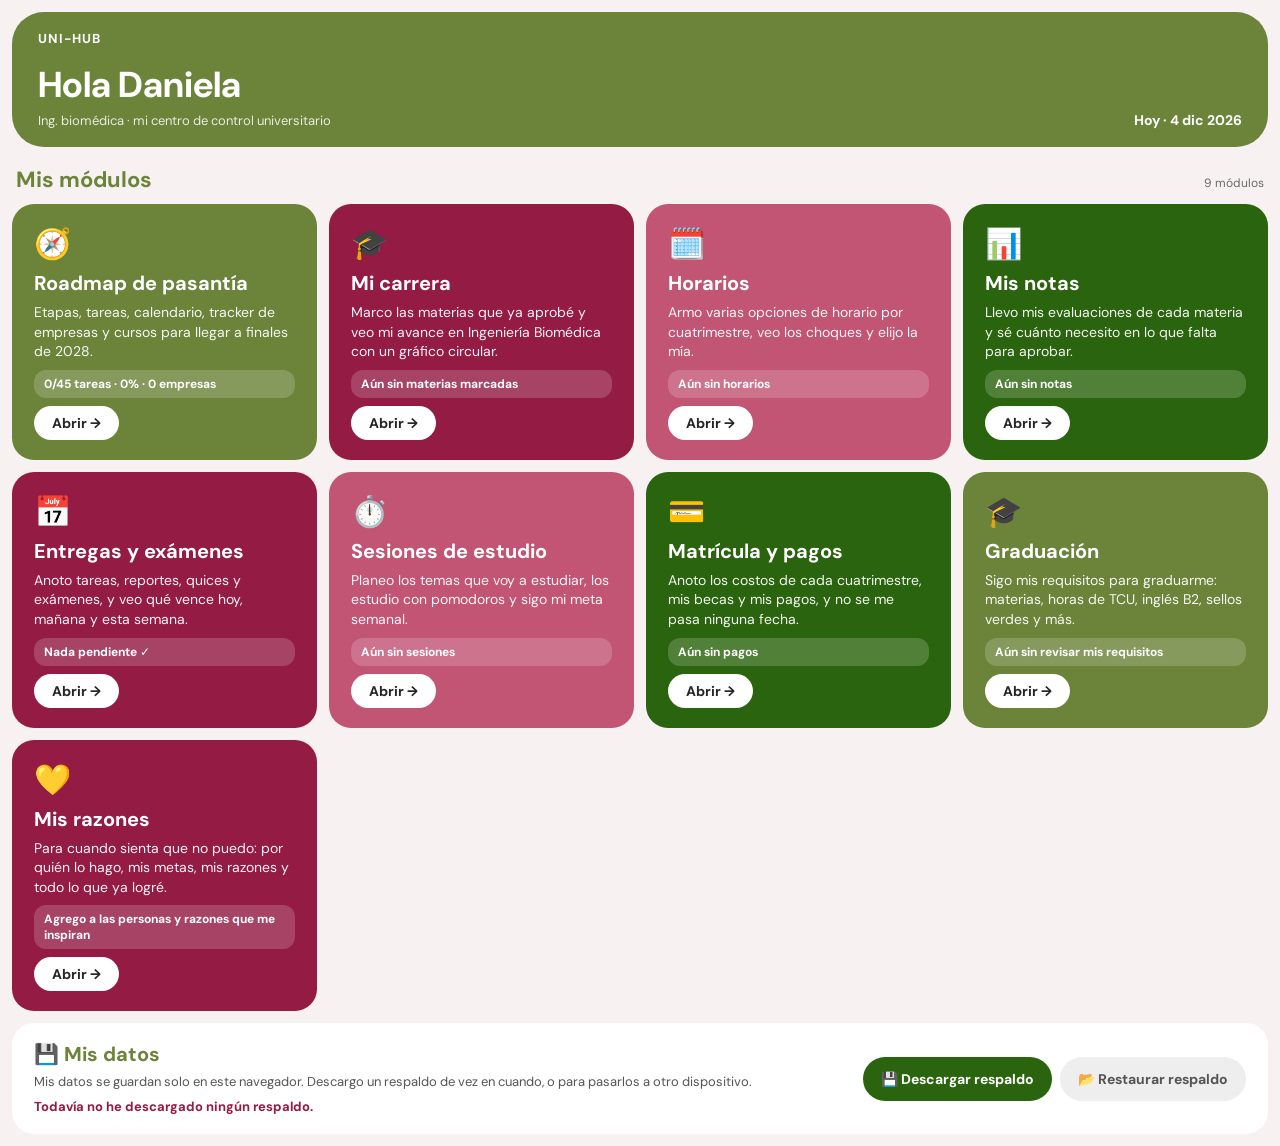
<file: index.html>
<!DOCTYPE html>
<html lang="es">
<head>
  <meta charset="UTF-8">
  <meta name="viewport" content="width=device-width, initial-scale=1.0">
  <title>Uni-Hub</title>
  <link href="https://fonts.googleapis.com/css2?family=DM+Sans:wght@400;700&display=swap" rel="stylesheet">
  <link rel="icon" type="image/png" href="favicon.png">
  <link rel="apple-touch-icon" href="icon.png">
  <meta name="apple-mobile-web-app-capable" content="yes">
  <meta name="apple-mobile-web-app-title" content="Uni-Hub">
  <meta name="theme-color" content="#6B843A">
  <meta name="robots" content="noindex">
  <link rel="stylesheet" href="hub.css?v=4">
</head>
<body>

  <header class="banner">
    <span class="app-title">UNI-HUB</span>
    <div class="banner-main">
      <div>
        <h1>Hola Daniela</h1>
        <p>Ing. biomédica · mi centro de control universitario</p>
      </div>
      <p class="hoy" id="fecha-hub"></p>
    </div>
  </header>

  <main>
    <div class="section-head">
      <h2>Mis módulos</h2>
      <span id="cuenta"></span>
    </div>
    <div class="modulos" id="modulos"></div>

    <!-- Respaldo: descargar y restaurar los datos de todos los módulos -->
    <section class="respaldo">
      <div>
        <h2>💾 Mis datos</h2>
        <p>Mis datos se guardan solo en este navegador. Descargo un respaldo de vez en cuando, o para pasarlos a otro dispositivo.</p>
        <p class="estado" id="respaldo-estado"></p>
      </div>
      <div class="acciones">
        <button class="btn verde" id="b-descargar">💾 Descargar respaldo</button>
        <button class="btn" id="b-restaurar">📂 Restaurar respaldo</button>
        <button class="btn" id="b-deshacer" hidden>↶ Deshacer la restauración</button>
        <input type="file" id="archivo" accept=".json,application/json" hidden>
      </div>
    </section>
  </main>

  <script src="hub.js?v=14"></script>
</body>
</html>
</file>
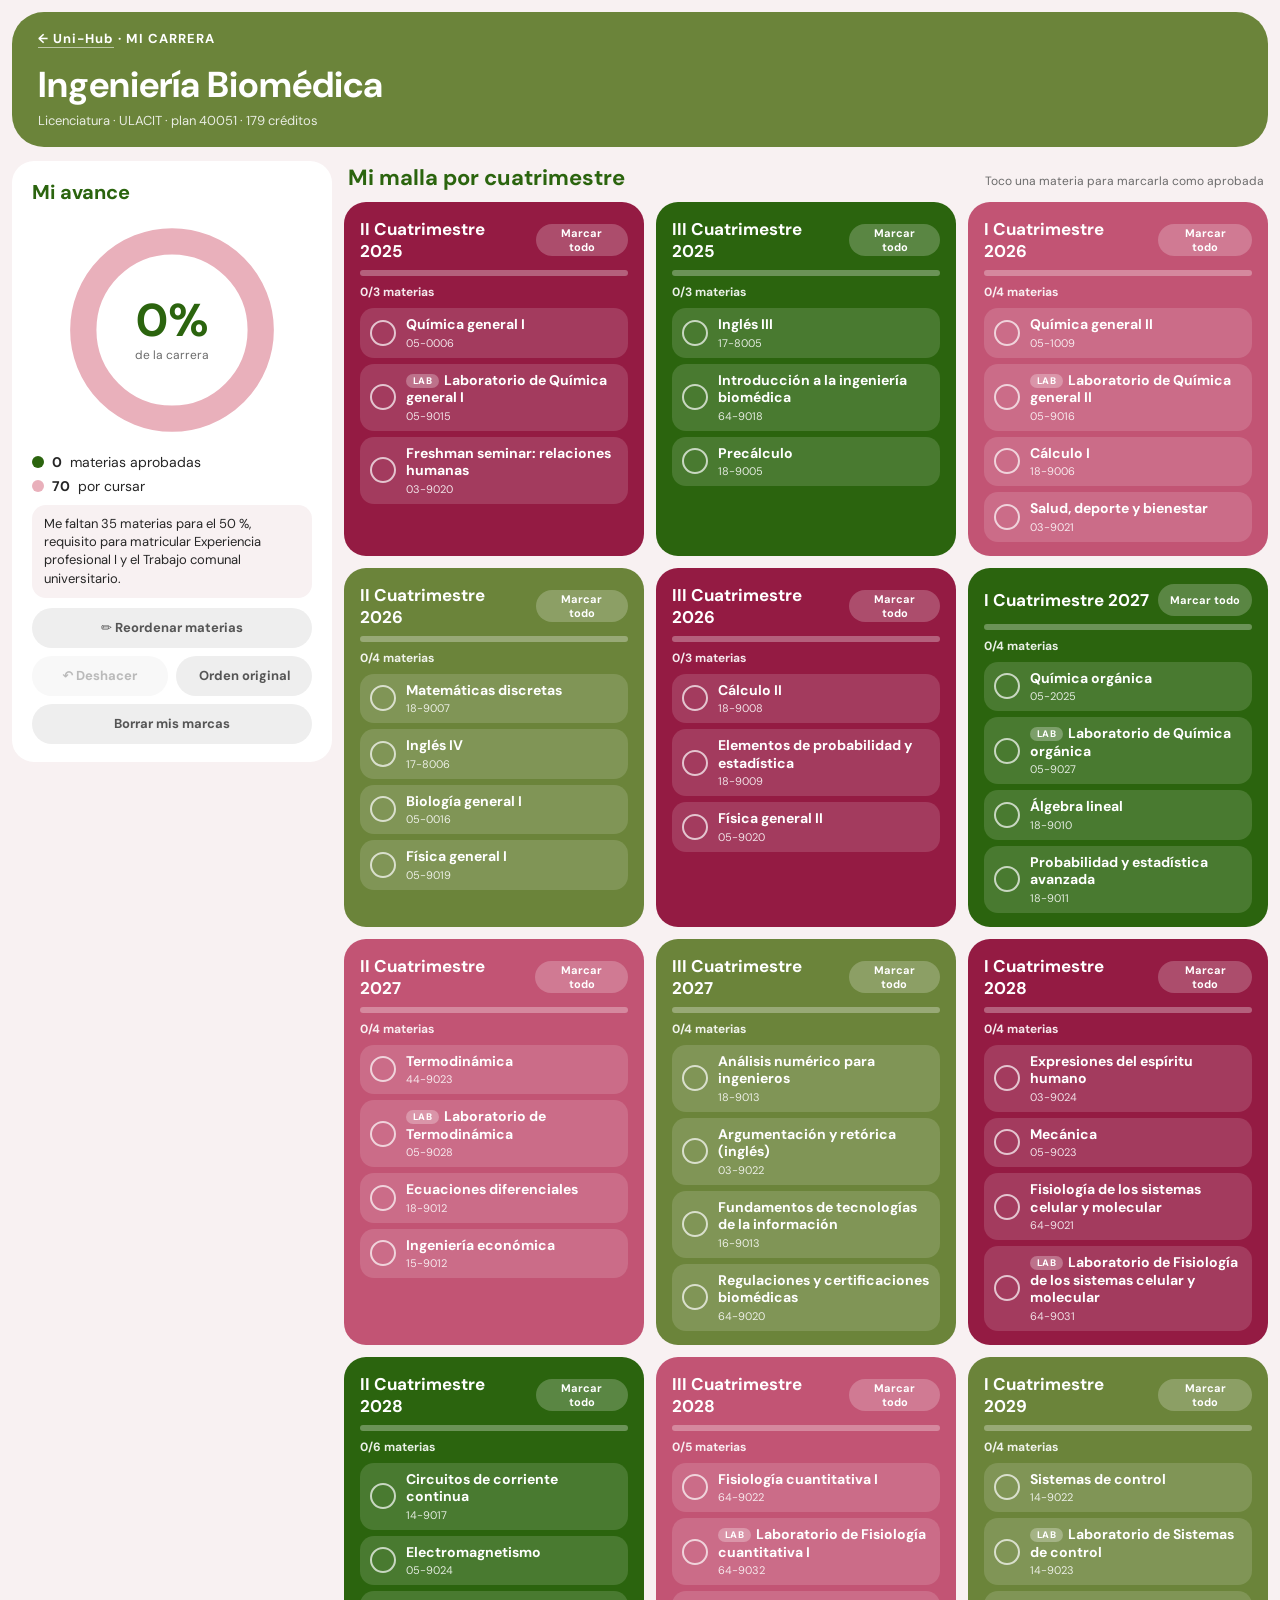
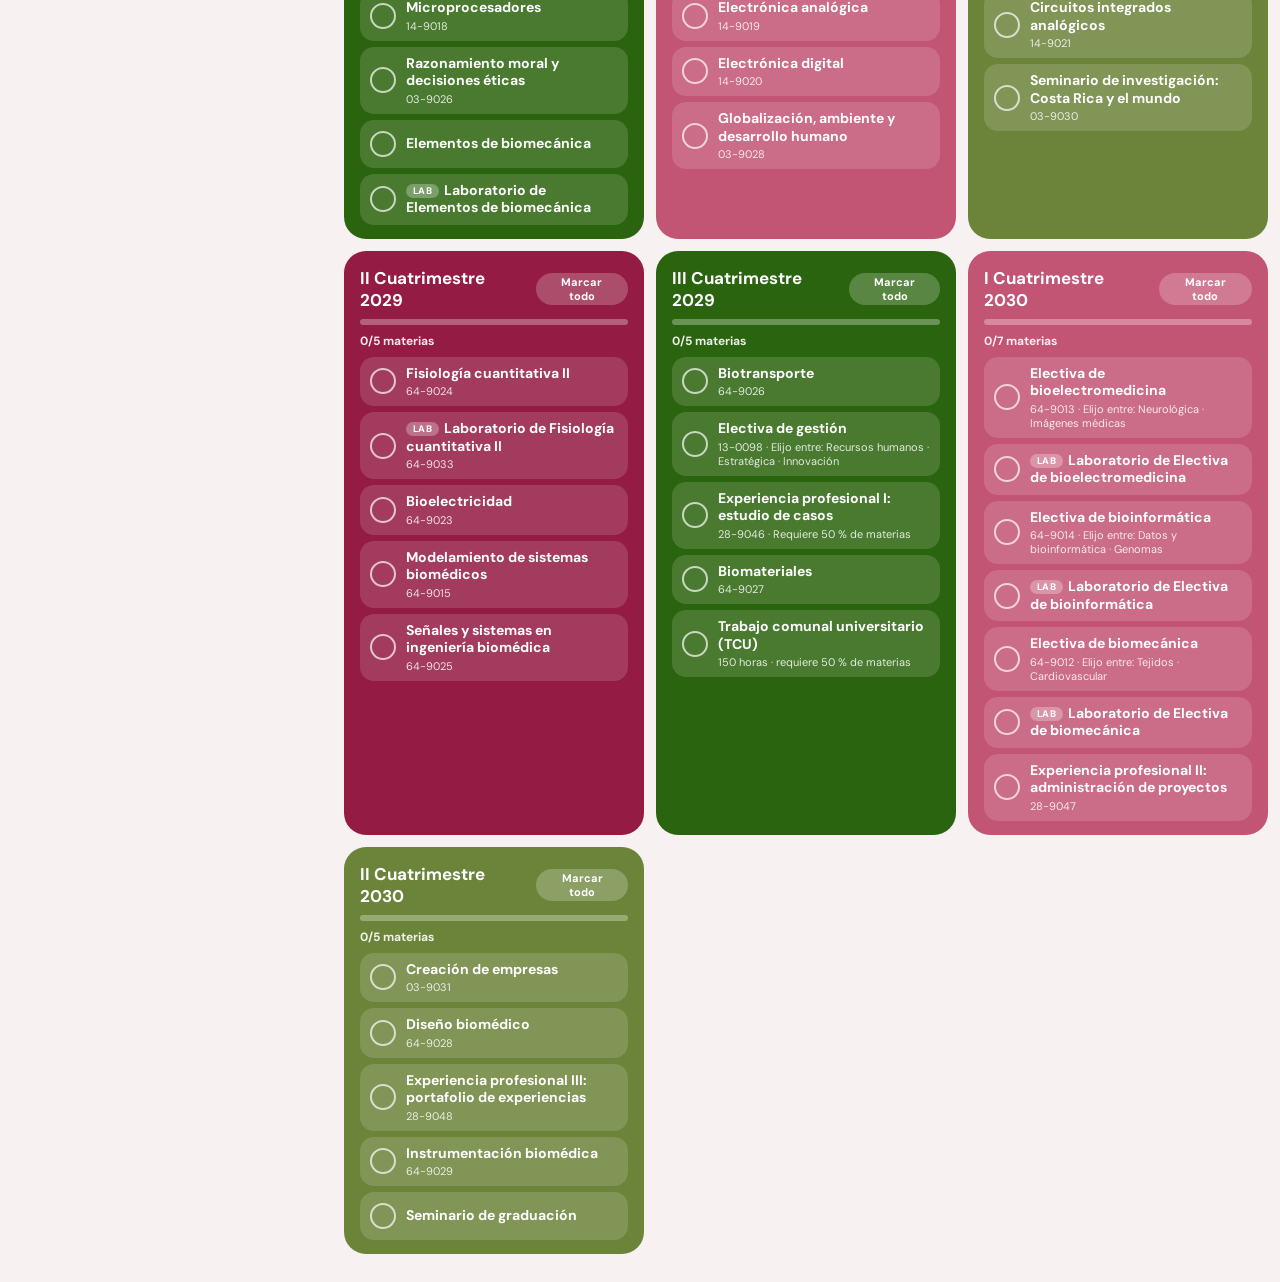
<file: carrera/index.html>
<!DOCTYPE html>
<html lang="es">
<head>
  <meta charset="UTF-8">
  <meta name="viewport" content="width=device-width, initial-scale=1.0">
  <title>Mi carrera · Uni-Hub</title>
  <link href="https://fonts.googleapis.com/css2?family=DM+Sans:wght@400;700&display=swap" rel="stylesheet">
  <link rel="icon" type="image/png" href="../favicon.png">
  <link rel="apple-touch-icon" href="../icon.png">
  <meta name="theme-color" content="#6B843A">
  <meta name="robots" content="noindex">
  <link rel="stylesheet" href="carrera.css?v=2">
</head>
<body>

  <header class="banner">
    <span class="app-title"><a class="volver" href="../">← Uni-Hub</a> · MI CARRERA</span>
    <div class="banner-main">
      <div>
        <h1>Ingeniería Biomédica</h1>
        <p>Licenciatura · ULACIT · plan 40051 · 179 créditos</p>
      </div>
    </div>
  </header>

  <main class="carrera">
    <aside class="panel resumen" id="resumen"></aside>
    <section>
      <div class="section-head">
        <h2>Mi malla por cuatrimestre</h2>
        <span id="ayuda"></span>
      </div>
      <div class="cuatris" id="cuatris"></div>
    </section>
  </main>

  <script src="malla.js?v=4"></script>
  <script src="carrera.js?v=4"></script>
</body>
</html>
</file>
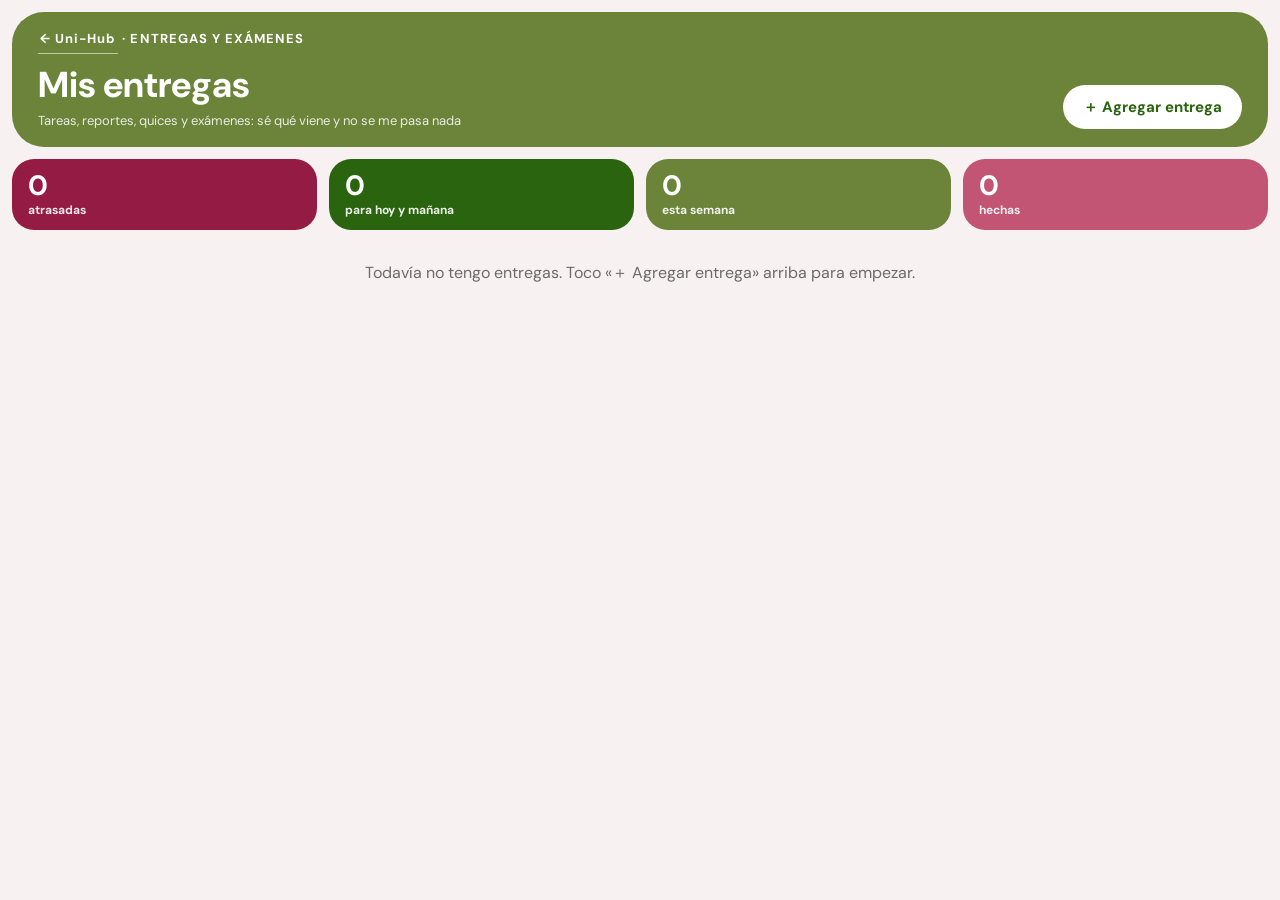
<file: entregas/index.html>
<!DOCTYPE html>
<html lang="es">
<head>
  <meta charset="UTF-8">
  <meta name="viewport" content="width=device-width, initial-scale=1.0">
  <title>Entregas y exámenes · Uni-Hub</title>
  <link href="https://fonts.googleapis.com/css2?family=DM+Sans:wght@400;700&display=swap" rel="stylesheet">
  <link rel="icon" type="image/png" href="../favicon.png">
  <link rel="apple-touch-icon" href="../icon.png">
  <meta name="theme-color" content="#6B843A">
  <meta name="robots" content="noindex">
  <link rel="stylesheet" href="entregas.css?v=1">
</head>
<body>

  <header class="banner">
    <span class="app-title"><a class="volver" href="../">← Uni-Hub</a> · ENTREGAS Y EXÁMENES</span>
    <div class="banner-main">
      <div>
        <h1>Mis entregas</h1>
        <p>Tareas, reportes, quices y exámenes: sé qué viene y no se me pasa nada</p>
      </div>
      <button class="btn blanco" data-nueva>＋ Agregar entrega</button>
    </div>
  </header>

  <main>
    <!-- Resumen: atrasadas, hoy y mañana, esta semana, hechas -->
    <div class="stats" id="stats"></div>

    <!-- Filtro por materia -->
    <div class="filtros" id="filtros"></div>

    <!-- Lista agrupada por cuándo vence -->
    <section id="lista"></section>
  </main>

  <!-- Formulario para agregar o editar (aparece encima) -->
  <div class="hoja-fondo" id="hoja" hidden>
    <form class="hoja" id="form" novalidate></form>
  </div>
  <datalist id="materias"></datalist>

  <script src="../carrera/malla.js?v=4"></script>
  <script src="entregas.js?v=1"></script>
</body>
</html>
</file>
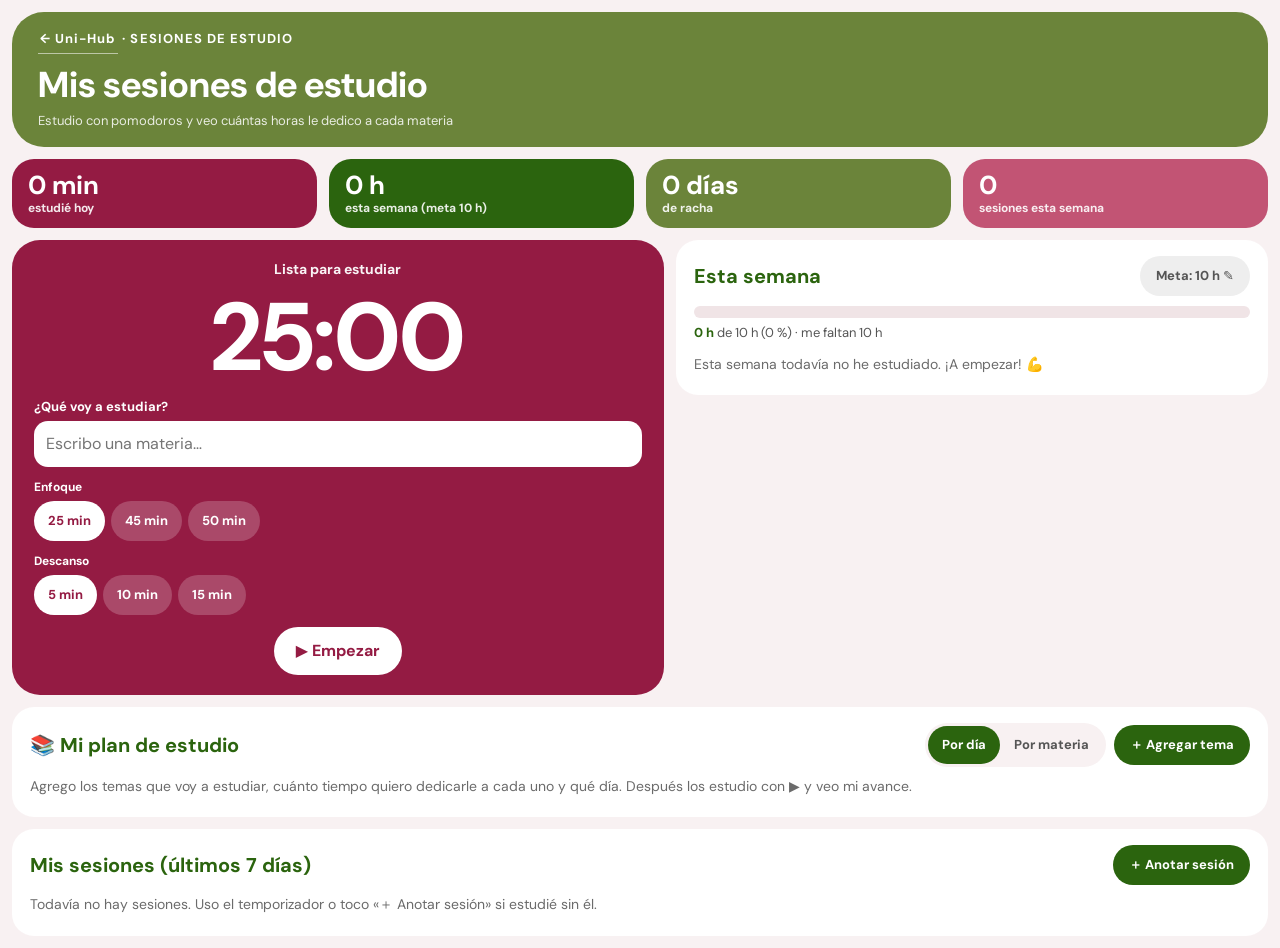
<file: estudio/index.html>
<!DOCTYPE html>
<html lang="es">
<head>
  <meta charset="UTF-8">
  <meta name="viewport" content="width=device-width, initial-scale=1.0">
  <title>Sesiones de estudio · Uni-Hub</title>
  <link href="https://fonts.googleapis.com/css2?family=DM+Sans:wght@400;700&display=swap" rel="stylesheet">
  <link rel="icon" type="image/png" href="../favicon.png">
  <link rel="apple-touch-icon" href="../icon.png">
  <meta name="theme-color" content="#6B843A">
  <meta name="robots" content="noindex">
  <link rel="stylesheet" href="estudio.css?v=2">
</head>
<body>

  <header class="banner">
    <span class="app-title"><a class="volver" href="../">← Uni-Hub</a> · SESIONES DE ESTUDIO</span>
    <div class="banner-main">
      <div>
        <h1>Mis sesiones de estudio</h1>
        <p>Estudio con pomodoros y veo cuántas horas le dedico a cada materia</p>
      </div>
    </div>
  </header>

  <main>
    <!-- Resumen: hoy, semana, racha, sesiones -->
    <div class="stats" id="stats"></div>

    <div class="columnas">
      <!-- Temporizador -->
      <section class="reloj" id="reloj"></section>

      <!-- Esta semana: meta y horas por materia -->
      <section class="panel" id="semana"></section>
    </div>

    <!-- Mi plan de estudio: temas por día o por materia -->
    <section class="panel" id="plan"></section>

    <!-- Historial de sesiones -->
    <section class="panel" id="historial"></section>
  </main>

  <!-- Formulario para anotar una sesión a mano (aparece encima) -->
  <div class="hoja-fondo" id="hoja" hidden>
    <form class="hoja" id="form" novalidate></form>
  </div>
  <datalist id="materias"></datalist>

  <script src="../carrera/malla.js?v=4"></script>
  <script src="estudio.js?v=2"></script>
</body>
</html>
</file>
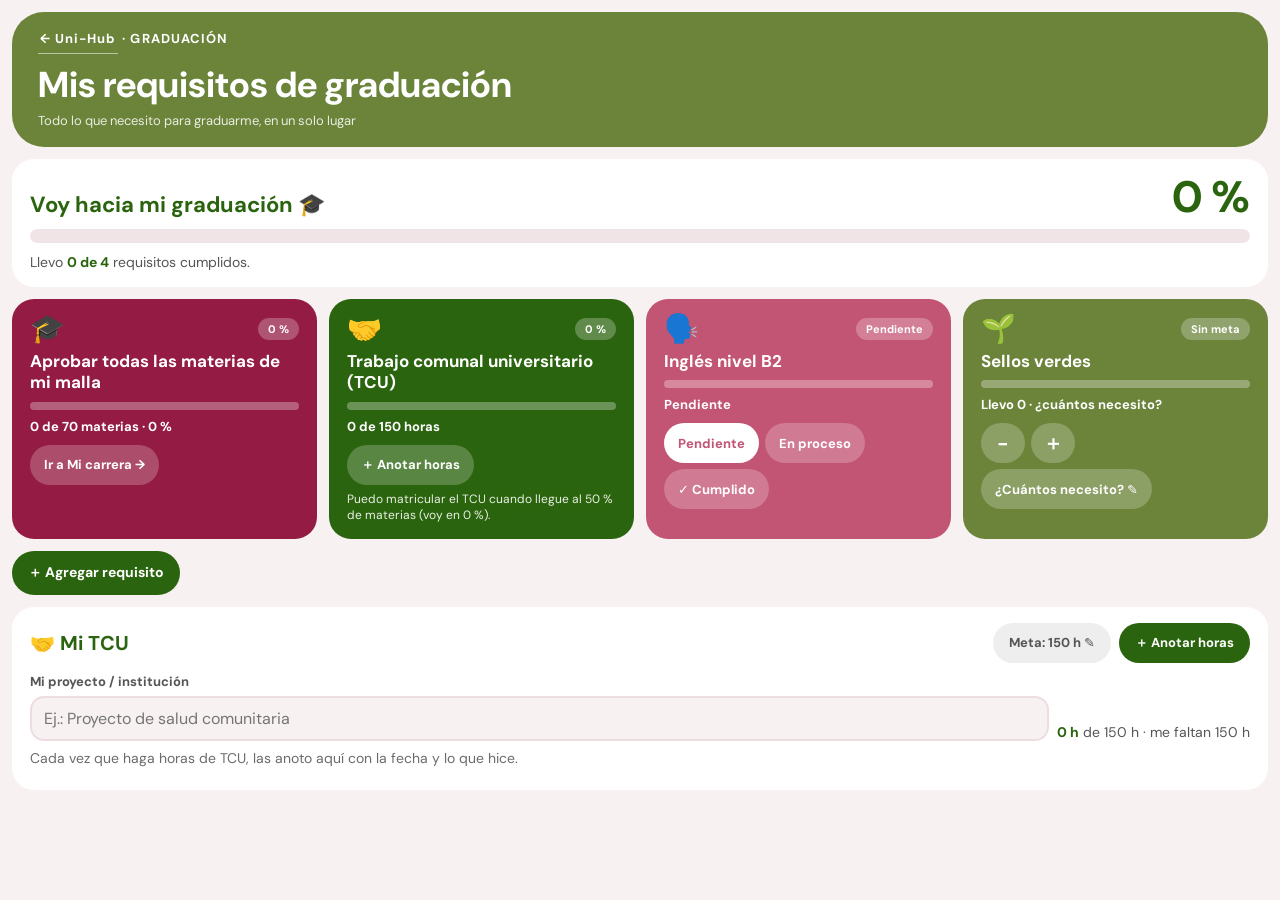
<file: graduacion/index.html>
<!DOCTYPE html>
<html lang="es">
<head>
  <meta charset="UTF-8">
  <meta name="viewport" content="width=device-width, initial-scale=1.0">
  <title>Graduación · Uni-Hub</title>
  <link href="https://fonts.googleapis.com/css2?family=DM+Sans:wght@400;700&display=swap" rel="stylesheet">
  <link rel="icon" type="image/png" href="../favicon.png">
  <link rel="apple-touch-icon" href="../icon.png">
  <meta name="theme-color" content="#6B843A">
  <meta name="robots" content="noindex">
  <link rel="stylesheet" href="graduacion.css?v=1">
</head>
<body>

  <header class="banner">
    <span class="app-title"><a class="volver" href="../">← Uni-Hub</a> · GRADUACIÓN</span>
    <div class="banner-main">
      <div>
        <h1>Mis requisitos de graduación</h1>
        <p>Todo lo que necesito para graduarme, en un solo lugar</p>
      </div>
    </div>
  </header>

  <main>
    <!-- Avance general -->
    <section class="panel general" id="general"></section>

    <!-- Tarjetas de requisitos -->
    <section id="requisitos"></section>

    <!-- Mi TCU: registro de horas -->
    <section class="panel" id="tcu"></section>
  </main>

  <!-- Formularios (aparecen encima) -->
  <div class="hoja-fondo" id="hoja" hidden>
    <form class="hoja" id="form" novalidate></form>
  </div>

  <script src="graduacion.js?v=1"></script>
</body>
</html>
</file>
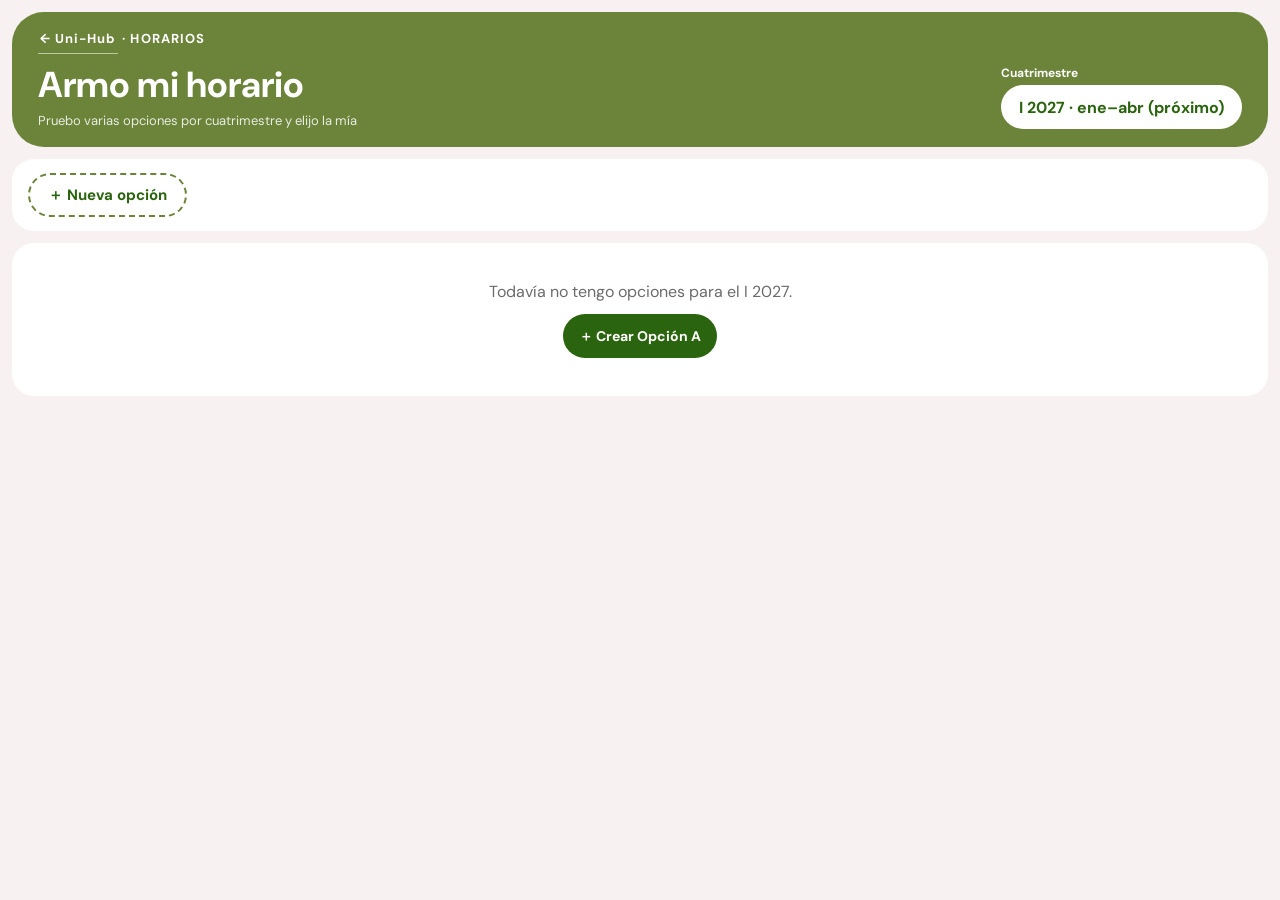
<file: horarios/index.html>
<!DOCTYPE html>
<html lang="es">
<head>
  <meta charset="UTF-8">
  <meta name="viewport" content="width=device-width, initial-scale=1.0">
  <title>Horarios · Uni-Hub</title>
  <link href="https://fonts.googleapis.com/css2?family=DM+Sans:wght@400;700&display=swap" rel="stylesheet">
  <link rel="icon" type="image/png" href="../favicon.png">
  <link rel="apple-touch-icon" href="../icon.png">
  <meta name="theme-color" content="#6B843A">
  <meta name="robots" content="noindex">
  <link rel="stylesheet" href="horarios.css?v=1">
</head>
<body>

  <header class="banner">
    <span class="app-title"><a class="volver" href="../">← Uni-Hub</a> · HORARIOS</span>
    <div class="banner-main">
      <div>
        <h1>Armo mi horario</h1>
        <p>Pruebo varias opciones por cuatrimestre y elijo la mía</p>
      </div>
      <label class="periodo">Cuatrimestre
        <select id="periodo"></select>
      </label>
    </div>
  </header>

  <main>
    <!-- Pestañas de opciones (A, B, C…) y sus botones -->
    <section class="panel">
      <div class="opciones" id="opciones"></div>
      <div class="acciones" id="acciones"></div>
    </section>

    <!-- Resumen: clases, horas, choques, sin cupo -->
    <div class="stats" id="stats"></div>

    <!-- Cuadrícula semanal -->
    <section class="panel" id="cuadricula"></section>

    <!-- Lista de clases de la opción -->
    <section id="clases"></section>
  </main>

  <!-- Formulario para agregar o editar una clase (aparece encima) -->
  <div class="hoja-fondo" id="hoja" hidden>
    <form class="hoja" id="form" novalidate></form>
  </div>
  <datalist id="materias"></datalist>

  <script src="../carrera/malla.js?v=4"></script>
  <script src="horarios.js?v=2"></script>
</body>
</html>
</file>
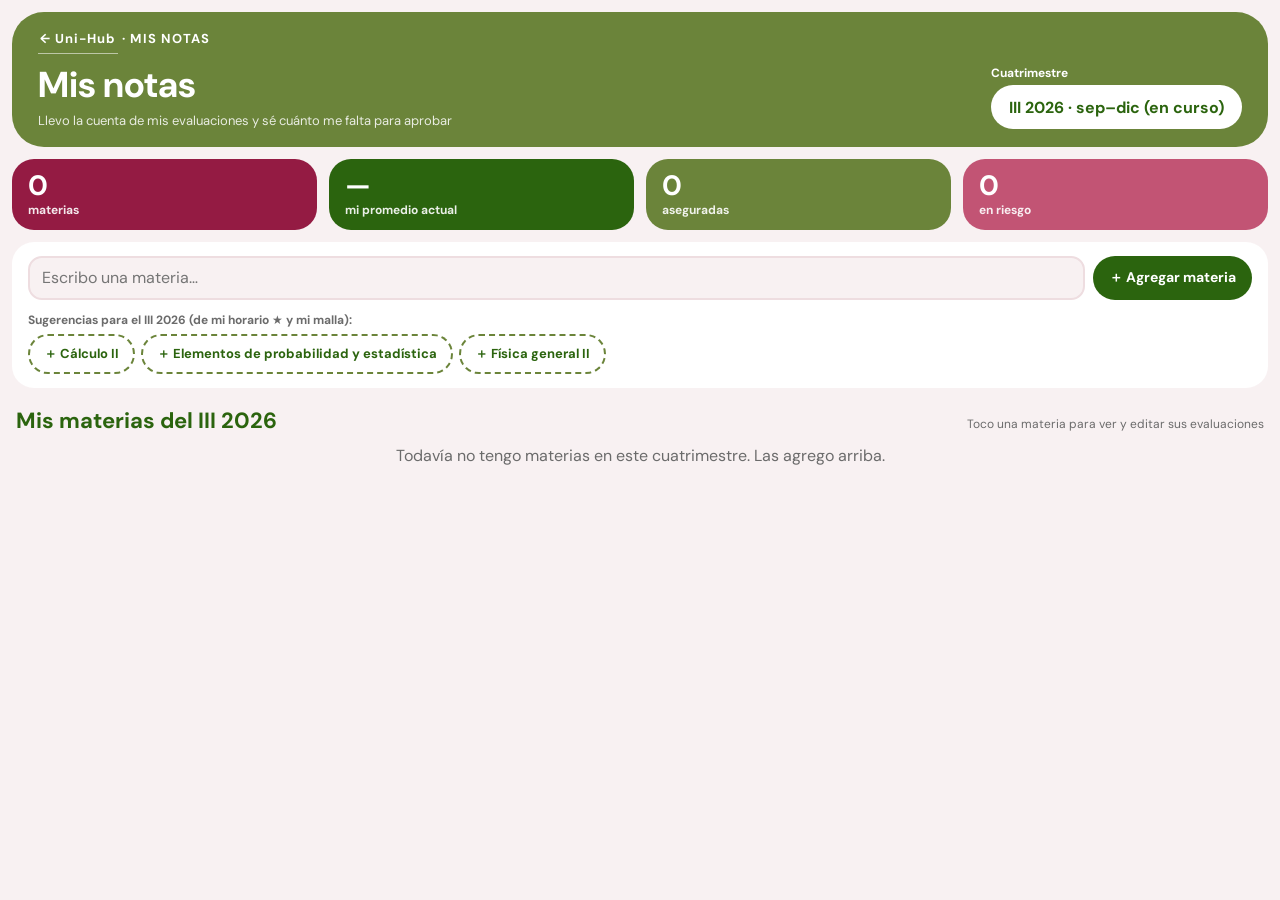
<file: notas/index.html>
<!DOCTYPE html>
<html lang="es">
<head>
  <meta charset="UTF-8">
  <meta name="viewport" content="width=device-width, initial-scale=1.0">
  <title>Mis notas · Uni-Hub</title>
  <link href="https://fonts.googleapis.com/css2?family=DM+Sans:wght@400;700&display=swap" rel="stylesheet">
  <link rel="icon" type="image/png" href="../favicon.png">
  <link rel="apple-touch-icon" href="../icon.png">
  <meta name="theme-color" content="#6B843A">
  <meta name="robots" content="noindex">
  <link rel="stylesheet" href="notas.css?v=1">
</head>
<body>

  <header class="banner">
    <span class="app-title"><a class="volver" href="../">← Uni-Hub</a> · MIS NOTAS</span>
    <div class="banner-main">
      <div>
        <h1>Mis notas</h1>
        <p>Llevo la cuenta de mis evaluaciones y sé cuánto me falta para aprobar</p>
      </div>
      <label class="periodo">Cuatrimestre
        <select id="periodo"></select>
      </label>
    </div>
  </header>

  <main>
    <!-- Resumen: materias, promedio, aseguradas, en riesgo -->
    <div class="stats" id="stats"></div>

    <!-- Agregar materia: escribirla o tocar una sugerencia -->
    <section class="panel">
      <form class="agregar" id="agregar">
        <input id="nueva" list="catalogo" placeholder="Escribo una materia…" autocomplete="off" aria-label="Materia">
        <button class="btn verde" type="submit">＋ Agregar materia</button>
      </form>
      <div class="sugerencias" id="sugerencias"></div>
    </section>

    <!-- Tarjetas de materias -->
    <section id="materias"></section>
  </main>

  <!-- Hoja para editar las evaluaciones de una materia (aparece encima) -->
  <div class="hoja-fondo" id="hoja" hidden>
    <div class="hoja" id="hoja-contenido"></div>
  </div>
  <datalist id="catalogo"></datalist>

  <script src="../carrera/malla.js?v=4"></script>
  <script src="notas.js?v=1"></script>
</body>
</html>
</file>
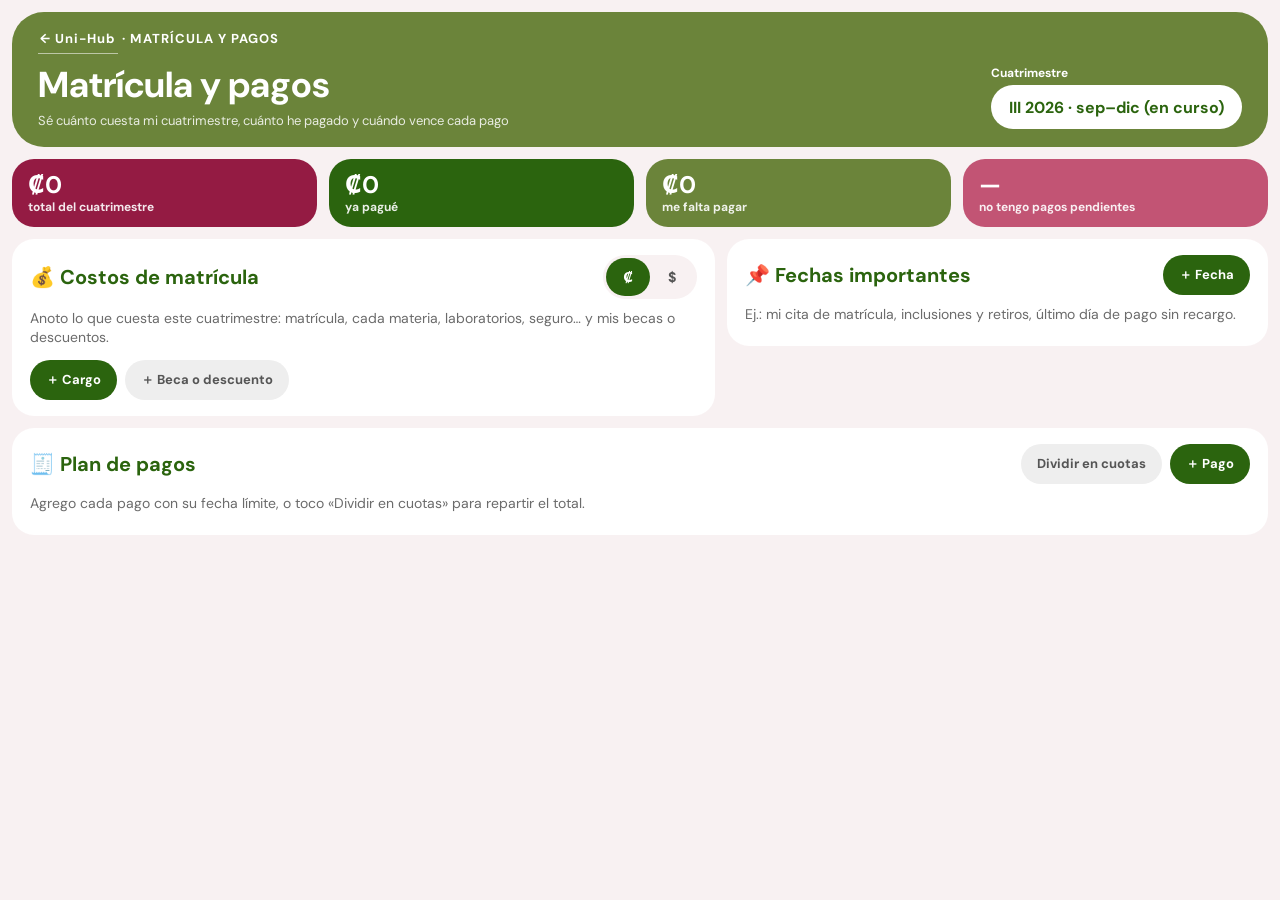
<file: pagos/index.html>
<!DOCTYPE html>
<html lang="es">
<head>
  <meta charset="UTF-8">
  <meta name="viewport" content="width=device-width, initial-scale=1.0">
  <title>Matrícula y pagos · Uni-Hub</title>
  <link href="https://fonts.googleapis.com/css2?family=DM+Sans:wght@400;700&display=swap" rel="stylesheet">
  <link rel="icon" type="image/png" href="../favicon.png">
  <link rel="apple-touch-icon" href="../icon.png">
  <meta name="theme-color" content="#6B843A">
  <meta name="robots" content="noindex">
  <link rel="stylesheet" href="pagos.css?v=1">
</head>
<body>

  <header class="banner">
    <span class="app-title"><a class="volver" href="../">← Uni-Hub</a> · MATRÍCULA Y PAGOS</span>
    <div class="banner-main">
      <div>
        <h1>Matrícula y pagos</h1>
        <p>Sé cuánto cuesta mi cuatrimestre, cuánto he pagado y cuándo vence cada pago</p>
      </div>
      <label class="periodo">Cuatrimestre
        <select id="periodo"></select>
      </label>
    </div>
  </header>

  <main>
    <!-- Resumen: total, pagado, pendiente, próximo pago -->
    <div class="stats" id="stats"></div>

    <div class="columnas">
      <!-- Costos de matrícula (cargos y descuentos) -->
      <section class="panel" id="costos"></section>
      <!-- Fechas importantes -->
      <section class="panel" id="fechas"></section>
    </div>

    <!-- Plan de pagos (cuotas) -->
    <section class="panel" id="cuotas"></section>
  </main>

  <!-- Formularios (aparecen encima) -->
  <div class="hoja-fondo" id="hoja" hidden>
    <form class="hoja" id="form" novalidate></form>
  </div>

  <script src="../carrera/malla.js?v=4"></script>
  <script src="pagos.js?v=1"></script>
</body>
</html>
</file>
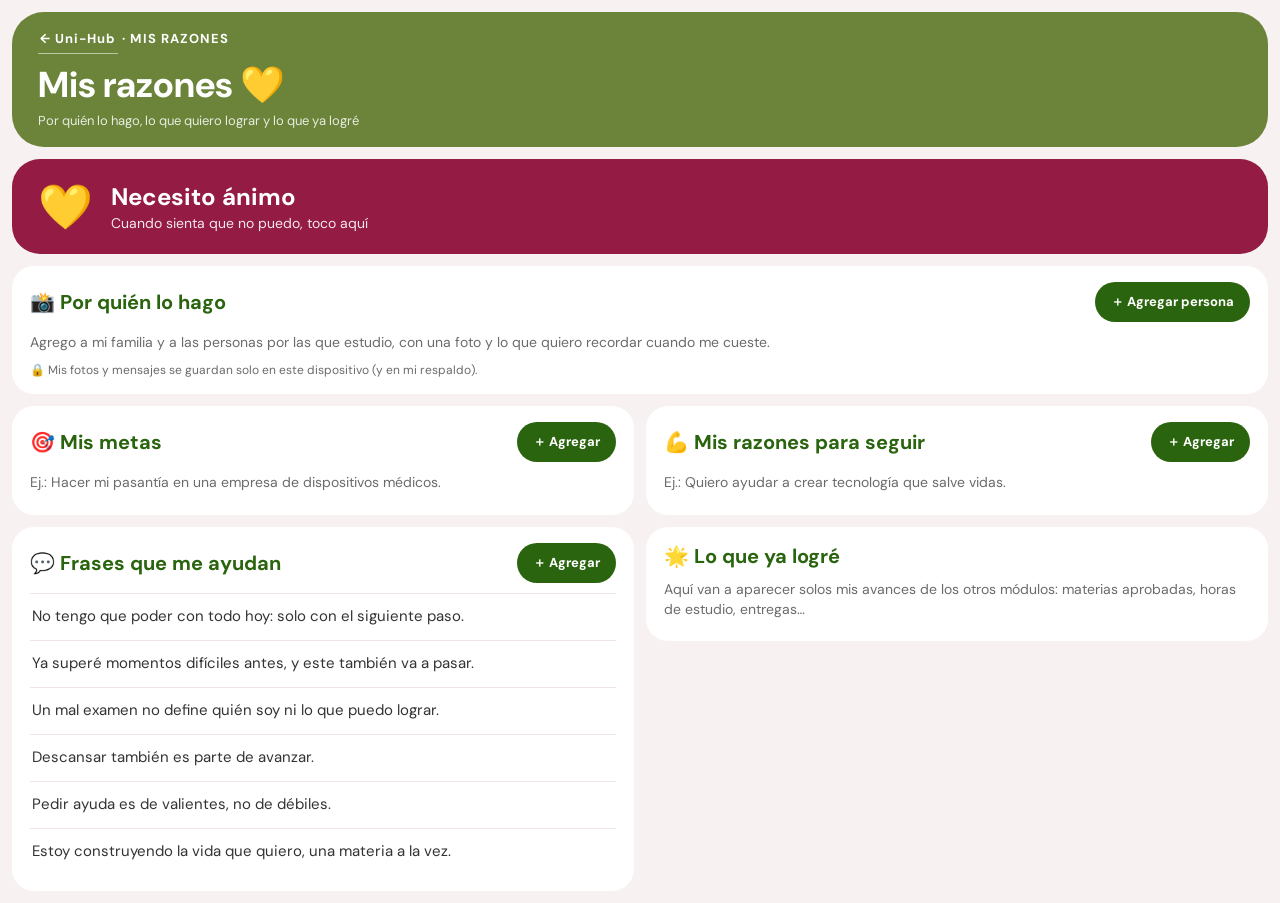
<file: razones/index.html>
<!DOCTYPE html>
<html lang="es">
<head>
  <meta charset="UTF-8">
  <meta name="viewport" content="width=device-width, initial-scale=1.0">
  <title>Mis razones · Uni-Hub</title>
  <link href="https://fonts.googleapis.com/css2?family=DM+Sans:wght@400;700&display=swap" rel="stylesheet">
  <link rel="icon" type="image/png" href="../favicon.png">
  <link rel="apple-touch-icon" href="../icon.png">
  <meta name="theme-color" content="#6B843A">
  <meta name="robots" content="noindex">
  <link rel="stylesheet" href="razones.css?v=1">
</head>
<body>

  <header class="banner">
    <span class="app-title"><a class="volver" href="../">← Uni-Hub</a> · MIS RAZONES</span>
    <div class="banner-main">
      <div>
        <h1>Mis razones 💛</h1>
        <p>Por quién lo hago, lo que quiero lograr y lo que ya logré</p>
      </div>
    </div>
  </header>

  <main>
    <!-- Botón grande para los días difíciles -->
    <button class="animo-btn" data-animo>
      <span class="a-icono">💛</span>
      <span><b>Necesito ánimo</b><small>Cuando sienta que no puedo, toco aquí</small></span>
    </button>

    <section class="panel" id="personas"></section>
    <div class="columnas">
      <section class="panel" id="metas"></section>
      <section class="panel" id="razones"></section>
    </div>
    <div class="columnas">
      <section class="panel" id="frases"></section>
      <section class="panel" id="logros"></section>
    </div>
  </main>

  <!-- Pantalla de ánimo (aparece encima) -->
  <div class="animo" id="animo" hidden></div>

  <!-- Formularios (aparecen encima) -->
  <div class="hoja-fondo" id="hoja" hidden>
    <form class="hoja" id="form" novalidate></form>
  </div>
  <input type="file" id="f-archivo" accept="image/*" hidden>

  <script src="razones.js?v=3"></script>
</body>
</html>
</file>
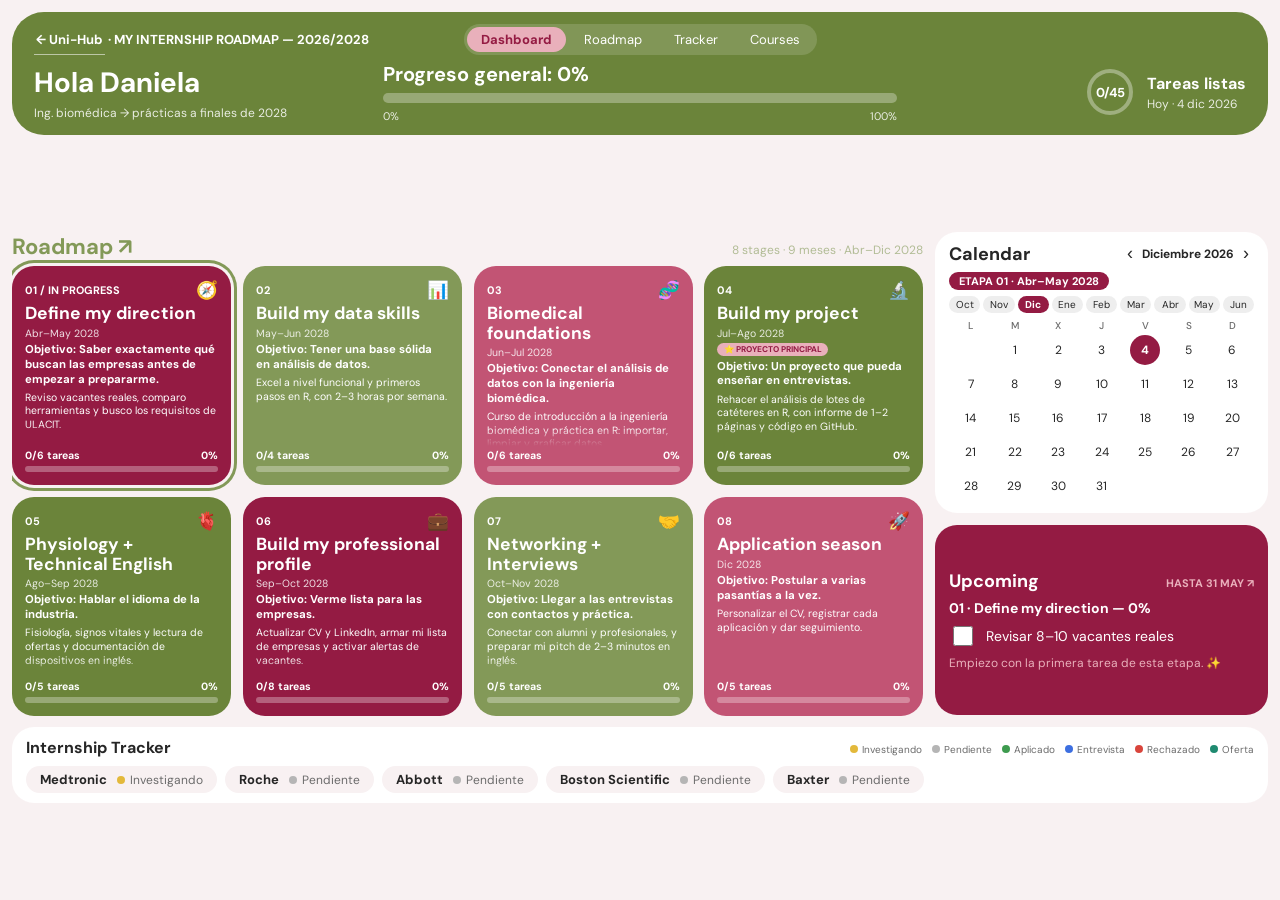
<file: roadmap/index.html>
<!DOCTYPE html>
<html lang="es">
<head>
  <meta charset="UTF-8">
  <meta name="viewport" content="width=device-width, initial-scale=1.0">
  <meta name="apple-mobile-web-app-capable" content="yes">
  <meta name="apple-mobile-web-app-title" content="Roadmap">
  <meta name="theme-color" content="#6B843A">
  <title>Internship Roadmap</title>
  <link href="https://fonts.googleapis.com/css2?family=DM+Sans:wght@400;700&display=swap" rel="stylesheet">
  <link rel="stylesheet" href="styles.css?v=5">
  <link rel="icon" type="image/png" href="../favicon.png">
  <link rel="apple-touch-icon" href="../icon.png">
</head>
<body>

  <!-- ===== BARRA SUPERIOR ===== -->
  <header class="banner">

    <div class="banner-top">
      <span class="app-title"><a class="volver" href="../">← Uni-Hub</a> · MY INTERNSHIP ROADMAP — 2026/2028</span>
      <nav class="tabs">
        <a class="tab active" href="#" data-vista="dashboard">Dashboard</a>
        <a class="tab" href="#" data-vista="roadmap">Roadmap</a>
        <a class="tab" href="#" data-vista="tracker">Tracker</a>
        <a class="tab" href="#" data-vista="courses">Courses</a>
      </nav>
    </div>

    <div class="banner-main">
      <div class="greeting">
        <h1>Hola Daniela</h1>
        <p>Ing. biomédica → prácticas a finales de 2028</p>
      </div>

      <div class="progress">
        <h2>Progreso general: <span id="pct-general">0</span>%</h2>
        <div class="bar"><div class="bar-fill" id="barra-general"></div></div>
        <div class="bar-labels"><span>0%</span><span>100%</span></div>
      </div>

      <div class="counter">
        <div class="ring" id="anillo">0/45</div>
        <div>
          <strong>Tareas listas</strong>
          <p id="fecha"></p>
        </div>
      </div>
    </div>

  </header>

  <main class="vista" id="vista-dashboard">
    <div class="dash">
      <section class="dash-cards">
        <div class="section-head">
          <h2>Roadmap ↗</h2>
          <span>8 stages · 9 meses · Abr–Dic 2028</span>
        </div>
        <div class="stages" id="stages"></div>
      </section>
      <aside class="dash-side">
        <section class="panel" id="calendario"></section>
        <section class="panel upcoming" id="upcoming"></section>
      </aside>
            <section class="panel dash-tracker" id="tracker-mini"></section>
    </div>
  </main>

  <main class="vista" id="vista-roadmap" hidden>
    <div class="tl-barra" id="tl-barra"></div>
    <div class="tl" id="roadmap-lista"></div>
  </main>

  <main class="vista" id="vista-tracker" hidden>
    <div class="tk">
      <div class="tk-head">
        <h2>Application tracker</h2>
        <p>Registro cada pasantía: estado, fechas, enlace, requisitos y contacto. Se guarda en este dispositivo.</p>
      </div>
      <div class="tk-stats" id="tk-stats"></div>
      <div class="tk-bar">
        <button class="tk-btn" data-agregar>+ Añadir empresa</button>
        <button class="tk-btn suave" data-borrar-todo>Borrar todo</button>
      </div>
      <div class="tk-tabla">
        <div class="tk-cols"><span>Empresa</span><span>Puesto</span><span>Enlace</span><span>Aplicado</span><span>Estado</span><span>Seguimiento</span><span>Notas</span><span></span></div>
        <div id="tk-filas"></div>
      </div>
    </div>
  </main>

  <main class="vista" id="vista-courses" hidden>
    <div class="cr">
      <div class="cr-head">
        <h2>Courses</h2>
      </div>
      <div class="cr-stats" id="cr-stats"></div>
      <div class="cr-grid" id="cr-grid"></div>
    </div>
  </main>
  <script src="script.js?v=6"></script>
  <script src="tracker.js?v=3"></script>
  <script src="courses.js?v=5"></script>
</body>
</html>
</file>
<file: hub.css>
/* ===== PALETA ===== */
:root {
  --keen-green: #6B843A; --moss: #2B640E;
  --dolphin: #E9B0BB; --blush: #D98695; --cherry: #C25474; --berry: #941B43;
  --bg: #F8F1F2; --r: 22px;
}
* { box-sizing: border-box; }
body { margin: 0; padding: 12px; background: var(--bg); color: #262626; font-family: "DM Sans", system-ui, sans-serif; }

/* ===== CABECERA ===== */
.banner { background: var(--keen-green); color: #fff; border-radius: 32px; padding: 18px 26px; display: grid; gap: 14px; }
.app-title { font-size: 13px; font-weight: 700; letter-spacing: .08em; }
.banner-main { display: flex; justify-content: space-between; align-items: flex-end; gap: 16px; flex-wrap: wrap; }
.banner h1 { margin: 0; font-size: clamp(26px, 4vw, 36px); }
.banner p { margin: 4px 0 0; font-size: 13px; opacity: .85; }
.banner .hoy { font-size: 14px; font-weight: 700; opacity: 1; }

/* ===== MÓDULOS ===== */
.section-head { display: flex; justify-content: space-between; align-items: baseline; margin: 18px 4px 10px; }
.section-head h2 { margin: 0; font-size: 22px; color: var(--keen-green); }
.section-head span { font-size: 12px; color: #6b6b6b; }
.modulos { display: grid; grid-template-columns: repeat(auto-fill, minmax(300px, 1fr)); gap: 12px; }
.mod { display: flex; flex-direction: column; gap: 8px; min-height: 190px; padding: 20px 22px; border-radius: var(--r); color: #fff; text-decoration: none; }
.mod:active { transform: scale(.98); }
.mod-berry { background: var(--berry); } .mod-keen { background: var(--keen-green); }
.mod-cherry { background: var(--cherry); } .mod-moss { background: var(--moss); }
.mod .icono { font-size: 30px; }
.mod h3 { margin: 0; font-size: 20px; line-height: 1.2; }
.mod .desc { margin: 0; font-size: 14px; line-height: 1.4; opacity: .95; }
.mod .datos { margin: 0; font-size: 12px; font-weight: 700; background: rgba(255,255,255,.18); border-radius: 12px; padding: 6px 10px; }
.mod .abrir { margin-top: auto; align-self: flex-start; background: #fff; color: #262626; border-radius: 999px; padding: 8px 18px; font-size: 14px; font-weight: 700; }
/* ===== RESPALDO ===== */
[hidden] { display: none !important; }
.respaldo { margin-top: 12px; background: #fff; border-radius: var(--r); padding: 18px 22px; display: flex; justify-content: space-between; align-items: center; gap: 16px; flex-wrap: wrap; }
.respaldo > div:first-child { flex: 1 1 320px; }
.respaldo h2 { margin: 0; font-size: 20px; color: var(--keen-green); }
.respaldo p { margin: 6px 0 0; font-size: 13px; line-height: 1.4; color: #555; }
.respaldo .estado { font-weight: 700; color: var(--keen-green); }
.respaldo .estado.pendiente { color: var(--berry); }
.respaldo .acciones { display: flex; flex-wrap: wrap; gap: 8px; }
.btn { border: 0; border-radius: 999px; background: #eee; color: #555; font: inherit; font-size: 14px; font-weight: 700; min-height: 44px; padding: 0 18px; cursor: pointer; touch-action: manipulation; }
.btn.verde { background: #2B640E; color: #fff; }
</file>
<file: carrera/carrera.css>
/* ===== PALETA ===== */
:root {
  --keen-green: #2B640E; --moss: #6B843A;
  --dolphin: #E9B0BB; --blush: #D98695; --cherry: #C25474; --berry: #941B43;
  --bg: #F8F1F2; --r: 22px;
}
* { box-sizing: border-box; }
body { margin: 0; padding: 12px; background: var(--bg); color: #262626; font-family: "DM Sans", system-ui, sans-serif; }

/* ===== CABECERA ===== */
.banner { background: var(--moss); color: #fff; border-radius: 32px; padding: 18px 26px; display: grid; gap: 14px; }
.app-title { font-size: 13px; font-weight: 700; letter-spacing: .08em; }
.volver { color: #fff; text-decoration: none; border-bottom: 1px solid rgba(255,255,255,.55); }
.banner h1 { margin: 0; font-size: clamp(26px, 4vw, 36px); }
.banner p { margin: 4px 0 0; font-size: 13px; opacity: .85; }

/* ===== DISPOSICIÓN ===== */
.carrera { display: grid; grid-template-columns: 320px 1fr; gap: 12px; margin-top: 14px; align-items: start; }
.panel { background: #fff; border-radius: var(--r); padding: 18px 20px; }
.resumen { position: sticky; top: 12px; }
.section-head { display: flex; justify-content: space-between; align-items: baseline; gap: 8px; margin: 2px 4px 10px; flex-wrap: wrap; }
.section-head h2 { margin: 0; font-size: 22px; color: var(--keen-green); }
.section-head span { font-size: 12px; color: #6b6b6b; }
.editando .section-head span { color: var(--berry); font-weight: 700; }

/* ===== GRÁFICO CIRCULAR ===== */
.resumen h2 { margin: 0; font-size: 20px; color: var(--keen-green); }
.donut { position: relative; width: min(100%, 230px); aspect-ratio: 1; margin: 10px auto 6px; }
.donut svg { width: 100%; height: 100%; display: block; }
.pista { fill: none; stroke: var(--dolphin); stroke-width: 16; }
.arco { fill: none; stroke: var(--keen-green); stroke-width: 16; stroke-linecap: round; transition: stroke-dashoffset .6s ease, opacity .2s; }
.centro { position: absolute; inset: 0; display: grid; place-content: center; text-align: center; }
.centro b { font-size: clamp(36px, 5vw, 46px); line-height: 1; color: var(--keen-green); }
.centro span { font-size: 12px; color: #6b6b6b; margin-top: 4px; }
.leyenda { list-style: none; margin: 8px 0; padding: 0; display: grid; gap: 6px; font-size: 14px; }
.leyenda li { display: flex; align-items: center; gap: 8px; }
.leyenda .p { width: 12px; height: 12px; border-radius: 50%; display: inline-block; }
.leyenda .aprob { background: var(--keen-green); } .leyenda .falta { background: var(--dolphin); }
.meta { margin: 10px 0; font-size: 13px; line-height: 1.4; background: var(--bg); border-radius: 14px; padding: 10px 12px; }
.acciones { display: grid; grid-template-columns: 1fr 1fr; gap: 8px; }
.btn { border: 0; border-radius: 999px; background: #eee; color: #555; font: inherit; font-size: 13px; font-weight: 700; min-height: 40px; padding: 0 12px; cursor: pointer; touch-action: manipulation; }
.btn.grande, .btn.ancho { grid-column: 1 / -1; }
.btn.verde { background: var(--keen-green); color: #fff; }
.btn:disabled { opacity: .4; cursor: default; }

/* ===== CUATRIMESTRES (una tarjeta por cuatrimestre) ===== */
.cuatris { display: grid; grid-template-columns: repeat(auto-fill, minmax(260px, 1fr)); gap: 12px; padding-bottom: 16px; }
.cuatri { background: var(--cbg); color: #fff; border-radius: var(--r); padding: 16px 16px 14px; display: flex; flex-direction: column; gap: 8px; }
.c-berry { --cbg: var(--berry); } .c-keen { --cbg: var(--keen-green); }
.c-cherry { --cbg: var(--cherry); } .c-moss { --cbg: var(--moss); }
.cuatri header { display: flex; justify-content: space-between; align-items: center; gap: 8px; }
.cuatri h3 { margin: 0; font-size: 17px; }
.todo { border: 0; border-radius: 999px; background: rgba(255,255,255,.22); color: #fff; font: inherit; font-size: 11px; font-weight: 700; min-height: 32px; padding: 0 12px; cursor: pointer; touch-action: manipulation; }
.barra { height: 6px; border-radius: 999px; background: rgba(255,255,255,.3); overflow: hidden; }
.barra i { display: block; height: 100%; background: var(--dolphin); border-radius: 999px; transition: width .3s; }
.cuenta { margin: 0; font-size: 12px; font-weight: 700; opacity: .9; }
.cuatri ul { list-style: none; margin: 0; padding: 0; display: grid; gap: 6px; }
.materia { width: 100%; display: flex; align-items: center; gap: 10px; text-align: left; border: 0; border-radius: 14px; background: rgba(255,255,255,.14); color: inherit; font: inherit; padding: 8px 10px; min-height: 48px; cursor: pointer; touch-action: manipulation; }
.materia:active { transform: scale(.98); }
.check { flex: none; width: 26px; height: 26px; border-radius: 50%; border: 2px solid rgba(255,255,255,.7); display: grid; place-items: center; font-weight: 700; font-size: 15px; }
.txt { min-width: 0; display: flex; flex-direction: column; }
.txt b { font-size: 14px; line-height: 1.25; }
.txt small { font-size: 11px; opacity: .85; margin-top: 2px; }
.tag { font-style: normal; font-size: 9.5px; font-weight: 700; letter-spacing: .05em; background: rgba(255,255,255,.28); border-radius: 999px; padding: 1px 7px; margin-right: 5px; vertical-align: 1px; }
.materia.ok { background: rgba(255,255,255,.3); }
.materia.ok .check { background: #fff; border-color: #fff; color: var(--cbg); }
.materia.ok b { text-decoration: line-through; text-decoration-color: rgba(255,255,255,.6); }
.cuatri.completo .cuenta::after { content: " · ✓ completo"; }

/* ===== MODO REORDENAR ===== */
.editando .materia { outline: 2px dashed rgba(255,255,255,.55); outline-offset: -2px; }
.editando .materia .check { visibility: hidden; }
.materia.sel { background: #fff; color: #262626; outline: 3px solid var(--dolphin); outline-offset: 0; }
.materia.sel .tag { background: var(--dolphin); color: var(--berry); }
.destino { width: 100%; min-height: 44px; border: 2px dashed rgba(255,255,255,.85); border-radius: 14px; background: transparent; color: #fff; font: inherit; font-size: 12px; font-weight: 700; cursor: pointer; touch-action: manipulation; }
.cuatri header[data-destino] { cursor: pointer; outline: 2px dashed rgba(255,255,255,.8); outline-offset: 4px; border-radius: 10px; }

@media (max-width: 900px) {
  .carrera { grid-template-columns: 1fr; }
  .resumen { position: static; }
}
</file>
<file: entregas/entregas.css>
/* ===== PALETA ===== */
:root {
  --keen-green: #2B640E; --moss: #6B843A;
  --dolphin: #E9B0BB; --blush: #D98695; --cherry: #C25474; --berry: #941B43;
  --bg: #F8F1F2; --rojo: #D9453C; --linea: #F0E4E6; --r: 22px;
}
* { box-sizing: border-box; }
[hidden] { display: none !important; }
body { margin: 0; padding: 12px; background: var(--bg); color: #262626; font-family: "DM Sans", system-ui, sans-serif; }
body.sin-scroll { overflow: hidden; }   /* mientras el formulario está abierto */

/* ===== CABECERA ===== */
.banner { background: var(--moss); color: #fff; border-radius: 32px; padding: 18px 26px; display: grid; gap: 14px; }
.app-title { font-size: 13px; font-weight: 700; letter-spacing: .08em; }
.volver { color: #fff; text-decoration: none; border-bottom: 1px solid rgba(255,255,255,.55); padding: 6px 2px; }
.banner-main { display: flex; justify-content: space-between; align-items: flex-end; gap: 16px; flex-wrap: wrap; }
.banner h1 { margin: 0; font-size: clamp(26px, 4vw, 36px); }
.banner p { margin: 4px 0 0; font-size: 13px; opacity: .85; }

/* ===== DISPOSICIÓN ===== */
main { display: grid; gap: 12px; margin-top: 12px; }
.section-head { display: flex; justify-content: space-between; align-items: baseline; gap: 8px; margin: 10px 4px 8px; flex-wrap: wrap; }
.section-head h2 { margin: 0; font-size: 20px; color: var(--keen-green); }
.section-head.alerta h2 { color: var(--rojo); }
.section-head span { font-size: 12px; color: #6b6b6b; }
.pista { color: #6b6b6b; text-align: center; margin: 20px 0; }

/* ===== BOTONES ===== */
.btn { border: 0; border-radius: 999px; background: #eee; color: #555; font: inherit; font-size: 14px; font-weight: 700; min-height: 44px; padding: 0 16px; cursor: pointer; touch-action: manipulation; }
.btn.verde { background: var(--keen-green); color: #fff; }
.btn.blanco { background: #fff; color: var(--keen-green); font-size: 15px; padding: 0 20px; }
.btn.peligro { color: var(--rojo); }
.btn.chico { min-height: 40px; font-size: 13px; }

/* ===== RESUMEN ===== */
.stats { display: grid; grid-template-columns: repeat(4, 1fr); gap: 12px; }
.stat { border-radius: var(--r); padding: 12px 16px; color: #fff; display: grid; }
.stat:nth-child(1) { background: var(--berry); } .stat:nth-child(2) { background: var(--keen-green); }
.stat:nth-child(3) { background: var(--moss); }  .stat:nth-child(4) { background: var(--cherry); }
.stat.alerta { background: var(--rojo); }
.stat b { font-size: 28px; line-height: 1.1; }
.stat span { font-size: 12px; font-weight: 700; opacity: .9; }

/* ===== FILTRO POR MATERIA ===== */
.filtros { display: flex; flex-wrap: wrap; gap: 6px; }
.filtros:empty { display: none; }
.fil { border: 0; border-radius: 999px; min-height: 40px; padding: 0 14px; background: #fff; color: var(--keen-green); font: inherit; font-size: 13px; font-weight: 700; cursor: pointer; touch-action: manipulation; }
.fil.on { background: var(--keen-green); color: #fff; }

/* ===== TARJETAS (texto siempre blanco) ===== */
.grupo { display: grid; grid-template-columns: repeat(auto-fill, minmax(300px, 1fr)); gap: 10px; }
.entrega { background: var(--cbg); color: #fff; border-radius: var(--r); display: flex; align-items: stretch; overflow: hidden; }
.c-berry { --cbg: var(--berry); } .c-keen { --cbg: var(--keen-green); }
.c-cherry { --cbg: var(--cherry); } .c-moss { --cbg: var(--moss); }
.entrega.atrasada { --cbg: var(--rojo); }   /* rojo solo para lo atrasado */
.entrega.hecha { opacity: .55; }
.entrega.hecha .e-top b { text-decoration: line-through; text-decoration-color: rgba(255,255,255,.7); }
.check { flex: none; width: 56px; border: 0; border-right: 1px solid rgba(255,255,255,.25); background: transparent; color: #fff; font: inherit; cursor: pointer; touch-action: manipulation; display: grid; place-items: center; }
.check span { width: 30px; height: 30px; border-radius: 50%; border: 2px solid rgba(255,255,255,.8); display: grid; place-items: center; font-weight: 700; font-size: 16px; }
.entrega.hecha .check span { background: #fff; color: var(--cbg); }
.e-cuerpo { flex: 1; min-width: 0; border: 0; background: transparent; color: inherit; font: inherit; text-align: left; padding: 12px 14px; display: flex; flex-direction: column; gap: 4px; cursor: pointer; touch-action: manipulation; }
.e-cuerpo:active { opacity: .85; }
.e-top { display: flex; justify-content: space-between; align-items: flex-start; gap: 8px; }
.e-top b { font-size: 15px; line-height: 1.3; }
.cuando { flex: none; font-style: normal; font-size: 11px; font-weight: 700; background: rgba(255,255,255,.25); border-radius: 999px; padding: 3px 9px; white-space: nowrap; }
.e-info { font-size: 12px; opacity: .92; }
.e-notas { font-size: 12px; opacity: .85; white-space: pre-line; }

/* ===== FORMULARIO (hoja encima) ===== */
.hoja-fondo { position: fixed; inset: 0; z-index: 10; background: rgba(38,38,38,.45); display: grid; place-items: center; padding: 12px; }
.hoja { background: #fff; border-radius: 28px; padding: 20px; width: min(560px, 100%); max-height: calc(100vh - 24px); overflow-y: auto; display: grid; grid-template-columns: 1fr 1fr; gap: 12px; }
.hoja h2 { grid-column: 1 / -1; margin: 0; color: var(--keen-green); }
.ancho { grid-column: 1 / -1; }
.campo { display: grid; gap: 6px; align-content: start; font-size: 13px; font-weight: 700; color: #555; }   /* align-content: que no se estiren */
.campo input, .campo textarea, .hora select { -webkit-appearance: none; appearance: none; width: 100%; min-height: 44px; font: inherit; font-size: 16px; font-weight: 400; color: #262626; border: 2px solid #EEDDE0; border-radius: 14px; padding: 10px 12px; background: var(--bg); }
.hora { display: grid; grid-template-columns: 1fr 1fr; gap: 6px; }
.hora select { text-align: center; cursor: pointer; }
.pildoras { display: flex; flex-wrap: wrap; gap: 6px; }
.pil { border: 0; border-radius: 999px; min-height: 42px; padding: 0 14px; background: var(--bg); color: #555; font: inherit; font-size: 14px; font-weight: 700; cursor: pointer; touch-action: manipulation; }
.pil.on { background: var(--keen-green); color: #fff; }
/* Fecha: texto bonito con el calendario del iPad invisible encima */
.fecha-btn { position: relative; min-height: 44px; border: 2px solid #EEDDE0; border-radius: 14px; background: var(--bg); display: flex; align-items: center; padding: 0 12px; font-size: 16px; font-weight: 400; color: #262626; }
.fecha-btn::after { content: "📅"; margin-left: auto; }
.fecha-btn input { position: absolute; inset: 0; width: 100%; height: 100%; opacity: 0; border: 0; cursor: pointer; }
.rapidos { display: flex; gap: 6px; flex-wrap: wrap; }
.error { margin: 0; color: var(--rojo); font-size: 13px; font-weight: 700; }
.error:empty { display: none; }
.botones { display: flex; justify-content: flex-end; flex-wrap: wrap; gap: 8px; }
.botones .peligro { margin-right: auto; }

@media (max-width: 600px) {
  .stats { grid-template-columns: 1fr 1fr; }
  .hoja { grid-template-columns: 1fr; }
}
</file>
<file: estudio/estudio.css>
/* ===== PALETA ===== */
:root {
  --keen-green: #2B640E; --moss: #6B843A;
  --dolphin: #E9B0BB; --blush: #D98695; --cherry: #C25474; --berry: #941B43;
  --bg: #F8F1F2; --rojo: #D9453C; --linea: #F0E4E6; --r: 22px;
}
* { box-sizing: border-box; }
[hidden] { display: none !important; }
body { margin: 0; padding: 12px; background: var(--bg); color: #262626; font-family: "DM Sans", system-ui, sans-serif; }
body.sin-scroll { overflow: hidden; }   /* mientras el formulario está abierto */

/* ===== CABECERA ===== */
.banner { background: var(--moss); color: #fff; border-radius: 32px; padding: 18px 26px; display: grid; gap: 14px; }
.app-title { font-size: 13px; font-weight: 700; letter-spacing: .08em; }
.volver { color: #fff; text-decoration: none; border-bottom: 1px solid rgba(255,255,255,.55); padding: 6px 2px; }
.banner-main { display: flex; justify-content: space-between; align-items: flex-end; gap: 16px; flex-wrap: wrap; }
.banner h1 { margin: 0; font-size: clamp(26px, 4vw, 36px); }
.banner p { margin: 4px 0 0; font-size: 13px; opacity: .85; }

/* ===== DISPOSICIÓN ===== */
main { display: grid; gap: 12px; margin-top: 12px; }
.columnas { display: grid; grid-template-columns: 1.1fr 1fr; gap: 12px; align-items: start; }
.panel { background: #fff; border-radius: var(--r); padding: 16px 18px; }
.p-head { display: flex; justify-content: space-between; align-items: center; gap: 8px; flex-wrap: wrap; margin-bottom: 10px; }
.p-head h2 { margin: 0; font-size: 20px; color: var(--keen-green); }
.pista { color: #6b6b6b; font-size: 14px; margin: 6px 0; }

/* ===== BOTONES ===== */
.btn { border: 0; border-radius: 999px; background: #eee; color: #555; font: inherit; font-size: 14px; font-weight: 700; min-height: 44px; padding: 0 16px; cursor: pointer; touch-action: manipulation; }
.btn.verde { background: var(--keen-green); color: #fff; }
.btn.chico { min-height: 40px; font-size: 13px; }
.btn.peligro { color: var(--rojo); }

/* ===== RESUMEN ===== */
.stats { display: grid; grid-template-columns: repeat(4, 1fr); gap: 12px; }
.stat { border-radius: var(--r); padding: 12px 16px; color: #fff; display: grid; }
.stat:nth-child(1) { background: var(--berry); } .stat:nth-child(2) { background: var(--keen-green); }
.stat:nth-child(3) { background: var(--moss); }  .stat:nth-child(4) { background: var(--cherry); }
.stat b { font-size: 26px; line-height: 1.1; }
.stat span { font-size: 12px; font-weight: 700; opacity: .9; }

/* ===== TEMPORIZADOR (texto siempre blanco) ===== */
.reloj { background: var(--berry); color: #fff; border-radius: 28px; padding: 20px 22px; display: grid; gap: 12px; justify-items: center; text-align: center; }
.reloj.descanso { background: var(--keen-green); }
.r-modo { font-size: 14px; font-weight: 700; opacity: .95; }
.r-tiempo { font-size: clamp(64px, 12vw, 96px); line-height: 1; font-variant-numeric: tabular-nums; letter-spacing: -.02em; }
.reloj .barra { width: 100%; height: 8px; border-radius: 999px; background: rgba(255,255,255,.3); overflow: hidden; }
.reloj .barra i { display: block; height: 100%; width: 0; background: var(--dolphin); border-radius: 999px; transition: width 1s linear; }
.r-materia { width: 100%; display: grid; gap: 6px; font-size: 13px; font-weight: 700; text-align: left; }
.r-materia input, .r-materia select { -webkit-appearance: none; appearance: none; width: 100%; min-height: 46px; font: inherit; font-size: 16px; font-weight: 400; color: #262626; border: 0; border-radius: 14px; padding: 10px 12px; background: #fff; }
.r-opc { width: 100%; display: grid; gap: 6px; font-size: 12px; font-weight: 700; text-align: left; }
.r-pils { display: flex; gap: 6px; flex-wrap: wrap; }
.r-pil { border: 0; border-radius: 999px; min-height: 40px; padding: 0 14px; background: rgba(255,255,255,.2); color: #fff; font: inherit; font-size: 13px; font-weight: 700; cursor: pointer; touch-action: manipulation; }
.r-pil.on { background: #fff; color: var(--berry); }
.r-botones { display: flex; gap: 8px; flex-wrap: wrap; justify-content: center; }
.r-btn { border: 0; border-radius: 999px; min-height: 48px; padding: 0 22px; background: #fff; color: var(--berry); font: inherit; font-size: 16px; font-weight: 700; cursor: pointer; touch-action: manipulation; }
.reloj.descanso .r-btn { color: var(--keen-green); }
.r-btn.suave { background: rgba(255,255,255,.2); color: #fff; }
.r-aviso { margin: 0; font-size: 13px; font-weight: 700; background: rgba(255,255,255,.18); border-radius: 12px; padding: 8px 12px; }
.r-aviso:empty { display: none; }

/* ===== ESTA SEMANA ===== */
.meta-barra { height: 12px; border-radius: 999px; background: var(--linea); overflow: hidden; }
.meta-barra i { display: block; height: 100%; background: var(--keen-green); border-radius: 999px; }
.meta-txt { margin: 6px 0 14px; font-size: 13px; color: #555; }
.meta-txt b { color: var(--keen-green); }
.por-materia { list-style: none; margin: 0; padding: 0; display: grid; gap: 10px; }
.por-materia li { display: grid; grid-template-columns: 1fr auto; gap: 4px 10px; font-size: 13px; }
.por-materia .nombre { font-weight: 700; color: #333; }
.por-materia .min { color: #555; font-weight: 700; }
.por-materia .b { grid-column: 1 / -1; height: 10px; border-radius: 999px; background: var(--linea); overflow: hidden; }
.por-materia .b i { display: block; height: 100%; border-radius: 999px; background: var(--cbg); }
.c-berry { --cbg: var(--berry); } .c-keen { --cbg: var(--keen-green); }
.c-cherry { --cbg: var(--cherry); } .c-moss { --cbg: var(--moss); }

/* ===== MI PLAN DE ESTUDIO ===== */
.p-acciones { display: flex; gap: 8px; flex-wrap: wrap; align-items: center; }
.vista { display: inline-flex; background: var(--bg); border-radius: 999px; padding: 3px; }
.r-vista { border: 0; border-radius: 999px; min-height: 38px; padding: 0 14px; background: transparent; color: #555; font: inherit; font-size: 13px; font-weight: 700; cursor: pointer; touch-action: manipulation; }
.r-vista.on { background: var(--keen-green); color: #fff; }
.plan-dia { margin-top: 12px; }
.plan-dia h3 { margin: 0 0 8px; font-size: 15px; color: var(--keen-green); display: flex; justify-content: space-between; align-items: center; gap: 8px; }
.plan-dia h3 span { font-size: 12px; color: #6b6b6b; font-weight: 700; }
.plan-dia.alerta h3 { color: var(--rojo); }
.temas { display: grid; grid-template-columns: repeat(auto-fill, minmax(280px, 1fr)); gap: 10px; }
/* tarjeta de tema (texto siempre blanco) */
.tema { background: var(--cbg); color: #fff; border-radius: var(--r); display: flex; align-items: stretch; overflow: hidden; }
.tema.atrasado { --cbg: var(--rojo); }   /* rojo solo si ya pasó el día y no lo terminé */
.tema.hecho { opacity: .55; }
.tema.hecho .t-info b { text-decoration: line-through; text-decoration-color: rgba(255,255,255,.7); }
.check { flex: none; width: 52px; border: 0; border-right: 1px solid rgba(255,255,255,.25); background: transparent; color: #fff; font: inherit; cursor: pointer; touch-action: manipulation; display: grid; place-items: center; }
.check span { width: 28px; height: 28px; border-radius: 50%; border: 2px solid rgba(255,255,255,.8); display: grid; place-items: center; font-weight: 700; font-size: 15px; }
.tema.hecho .check span { background: #fff; color: var(--cbg); }
.t-cuerpo { flex: 1; min-width: 0; padding: 10px 12px; display: grid; gap: 6px; }
.t-info { border: 0; background: transparent; color: inherit; font: inherit; text-align: left; padding: 0; display: grid; gap: 2px; cursor: pointer; touch-action: manipulation; }
.t-info b { font-size: 15px; line-height: 1.3; }
.t-info small { font-size: 12px; opacity: .9; }
.tema .barra { height: 6px; border-radius: 999px; background: rgba(255,255,255,.3); overflow: hidden; }
.tema .barra i { display: block; height: 100%; background: var(--dolphin); border-radius: 999px; }
.t-pie { display: flex; justify-content: space-between; align-items: center; gap: 8px; font-size: 12px; font-weight: 700; }
.t-estudiar { border: 0; border-radius: 999px; min-height: 36px; padding: 0 14px; background: #fff; color: var(--cbg); font: inherit; font-size: 13px; font-weight: 700; cursor: pointer; touch-action: manipulation; }
.nota { margin: 0; font-size: 13px; color: #555; }

/* ===== HISTORIAL ===== */
.dia { margin-top: 10px; }
.dia h3 { margin: 0 0 6px; font-size: 14px; color: var(--keen-green); display: flex; justify-content: space-between; }
.dia h3 span { color: #6b6b6b; font-weight: 700; }
.sesion { display: grid; grid-template-columns: 12px 1fr auto 44px; align-items: center; gap: 10px; padding: 4px 0; border-top: 1px solid var(--linea); font-size: 14px; }
.sesion .punto { width: 12px; height: 12px; border-radius: 50%; background: var(--cbg); }
.sesion small { color: #6b6b6b; margin-left: 6px; }
.sesion .min { font-weight: 700; color: #333; }
.quitar { border: 0; border-radius: 50%; width: 40px; height: 40px; background: #f2f2f2; color: #777; font: inherit; font-size: 18px; cursor: pointer; touch-action: manipulation; }

/* ===== FORMULARIO (hoja encima) ===== */
.hoja-fondo { position: fixed; inset: 0; z-index: 10; background: rgba(38,38,38,.45); display: grid; place-items: center; padding: 12px; }
.hoja { background: #fff; border-radius: 28px; padding: 20px; width: min(520px, 100%); max-height: calc(100vh - 24px); overflow-y: auto; display: grid; grid-template-columns: 1fr 1fr; gap: 12px; }
.hoja h2 { grid-column: 1 / -1; margin: 0; color: var(--keen-green); }
.ancho { grid-column: 1 / -1; }
.campo { display: grid; gap: 6px; align-content: start; font-size: 13px; font-weight: 700; color: #555; }
.campo input, .campo .sel, .dur select { -webkit-appearance: none; appearance: none; width: 100%; min-height: 44px; font: inherit; font-size: 16px; font-weight: 400; color: #262626; border: 2px solid #EEDDE0; border-radius: 14px; padding: 10px 12px; background: var(--bg); }
.dur { display: grid; grid-template-columns: 1fr 1fr; gap: 6px; }
.dur select { text-align: center; cursor: pointer; }
/* Fecha: texto bonito con el calendario del iPad invisible encima */
.fecha-btn { position: relative; min-height: 44px; border: 2px solid #EEDDE0; border-radius: 14px; background: var(--bg); display: flex; align-items: center; padding: 0 12px; font-size: 16px; font-weight: 400; color: #262626; }
.fecha-btn::after { content: "📅"; margin-left: auto; }
.fecha-btn input { position: absolute; inset: 0; width: 100%; height: 100%; opacity: 0; border: 0; cursor: pointer; }
.rapidos { display: flex; gap: 6px; flex-wrap: wrap; }
.error { margin: 0; color: var(--rojo); font-size: 13px; font-weight: 700; }
.error:empty { display: none; }
.botones { display: flex; justify-content: flex-end; flex-wrap: wrap; gap: 8px; }

@media (max-width: 860px) { .columnas { grid-template-columns: 1fr; } }
@media (max-width: 600px) {
  .stats { grid-template-columns: 1fr 1fr; }
  .hoja { grid-template-columns: 1fr; }
}
</file>
<file: graduacion/graduacion.css>
/* ===== PALETA ===== */
:root {
  --keen-green: #2B640E; --moss: #6B843A;
  --dolphin: #E9B0BB; --blush: #D98695; --cherry: #C25474; --berry: #941B43;
  --bg: #F8F1F2; --rojo: #D9453C; --linea: #F0E4E6; --r: 22px;
}
* { box-sizing: border-box; }
[hidden] { display: none !important; }
body { margin: 0; padding: 12px; background: var(--bg); color: #262626; font-family: "DM Sans", system-ui, sans-serif; }
body.sin-scroll { overflow: hidden; }   /* mientras el formulario está abierto */

/* ===== CABECERA ===== */
.banner { background: var(--moss); color: #fff; border-radius: 32px; padding: 18px 26px; display: grid; gap: 14px; }
.app-title { font-size: 13px; font-weight: 700; letter-spacing: .08em; }
.volver { color: #fff; text-decoration: none; border-bottom: 1px solid rgba(255,255,255,.55); padding: 6px 2px; }
.banner-main { display: flex; justify-content: space-between; align-items: flex-end; gap: 16px; flex-wrap: wrap; }
.banner h1 { margin: 0; font-size: clamp(26px, 4vw, 36px); }
.banner p { margin: 4px 0 0; font-size: 13px; opacity: .85; }

/* ===== DISPOSICIÓN ===== */
main { display: grid; gap: 12px; margin-top: 12px; }
.panel { background: #fff; border-radius: var(--r); padding: 16px 18px; }
.p-head { display: flex; justify-content: space-between; align-items: center; gap: 8px; flex-wrap: wrap; margin-bottom: 10px; }
.p-head h2 { margin: 0; font-size: 20px; color: var(--keen-green); }
.p-acciones { display: flex; gap: 8px; flex-wrap: wrap; align-items: center; }
.pista { color: #6b6b6b; font-size: 14px; margin: 6px 0; line-height: 1.4; }
.aviso { margin: 0 0 10px; font-size: 13px; font-weight: 700; color: var(--berry); background: var(--bg); border-radius: 12px; padding: 8px 12px; }

/* ===== BOTONES ===== */
.btn { border: 0; border-radius: 999px; background: #eee; color: #555; font: inherit; font-size: 14px; font-weight: 700; min-height: 44px; padding: 0 16px; cursor: pointer; touch-action: manipulation; text-decoration: none; display: inline-flex; align-items: center; }
.btn.verde { background: var(--keen-green); color: #fff; }
.btn.chico { min-height: 40px; font-size: 13px; }
.btn.peligro { color: var(--rojo); }

/* ===== AVANCE GENERAL ===== */
.general { display: grid; gap: 10px; }
.g-top { display: flex; justify-content: space-between; align-items: flex-end; gap: 12px; flex-wrap: wrap; }
.g-top h2 { margin: 0; font-size: 22px; color: var(--keen-green); }
.g-pct { font-size: 44px; font-weight: 700; line-height: 1; color: var(--keen-green); }
.g-barra { height: 14px; border-radius: 999px; background: var(--linea); overflow: hidden; }
.g-barra i { display: block; height: 100%; border-radius: 999px; background: var(--keen-green); transition: width .4s; }
.g-txt { margin: 0; font-size: 14px; color: #555; }
.g-txt b { color: var(--keen-green); }

/* ===== TARJETAS DE REQUISITOS (texto siempre blanco) ===== */
.reqs { display: grid; grid-template-columns: repeat(auto-fill, minmax(300px, 1fr)); gap: 12px; }
.req { background: var(--cbg); color: #fff; border-radius: var(--r); display: flex; flex-direction: column; overflow: hidden; }
.c-berry { --cbg: var(--berry); } .c-keen { --cbg: var(--keen-green); }
.c-cherry { --cbg: var(--cherry); } .c-moss { --cbg: var(--moss); }
.req-cuerpo { border: 0; background: transparent; color: inherit; font: inherit; text-align: left; padding: 16px 18px 10px; display: grid; gap: 8px; cursor: pointer; touch-action: manipulation; }
.req-cuerpo:active { opacity: .85; }
.req-top { display: flex; justify-content: space-between; align-items: center; gap: 8px; }
.icono { font-size: 28px; line-height: 1; }
.etiqueta { font-style: normal; font-size: 11px; font-weight: 700; background: rgba(255,255,255,.25); border-radius: 999px; padding: 4px 10px; white-space: nowrap; }
.req.cumplido .etiqueta { background: #fff; color: var(--cbg); }
.req-cuerpo b { font-size: 17px; line-height: 1.25; }
.barra { height: 8px; border-radius: 999px; background: rgba(255,255,255,.3); overflow: hidden; }
.barra i { display: block; height: 100%; background: var(--dolphin); border-radius: 999px; }
.req-txt { font-size: 13px; font-weight: 700; }
.req-notas { font-size: 12px; opacity: .9; white-space: pre-line; }
.req-pie { display: flex; gap: 6px; flex-wrap: wrap; align-items: center; padding: 0 18px 16px; }
.req-btn { border: 0; border-radius: 999px; min-height: 40px; padding: 0 14px; background: rgba(255,255,255,.22); color: #fff; font: inherit; font-size: 13px; font-weight: 700; cursor: pointer; touch-action: manipulation; text-decoration: none; display: inline-flex; align-items: center; }
.req-btn.on { background: #fff; color: var(--cbg); }
.req-btn.redondo { width: 44px; justify-content: center; font-size: 20px; padding: 0; }
.req-pista { font-size: 12px; opacity: .9; width: 100%; }
.nuevo-req { margin-top: 12px; }

/* ===== MI TCU ===== */
.tcu-datos { display: grid; grid-template-columns: 1fr auto; gap: 8px; align-items: end; margin-bottom: 8px; }
.tcu-datos label { display: grid; gap: 6px; font-size: 13px; font-weight: 700; color: #555; }
.registro { display: grid; grid-template-columns: 1fr auto 44px; align-items: center; gap: 10px; padding: 6px 0; border-top: 1px solid var(--linea); font-size: 14px; }
.registro small { display: block; color: #6b6b6b; font-size: 12px; }
.registro .h { font-weight: 700; color: #333; white-space: nowrap; }
.quitar { border: 0; border-radius: 50%; width: 40px; height: 40px; background: #f2f2f2; color: #777; font: inherit; font-size: 18px; cursor: pointer; touch-action: manipulation; }

/* ===== FORMULARIO (hoja encima) ===== */
input.texto, .campo input, .campo select, .campo textarea { -webkit-appearance: none; appearance: none; width: 100%; min-height: 44px; font: inherit; font-size: 16px; font-weight: 400; color: #262626; border: 2px solid #EEDDE0; border-radius: 14px; padding: 10px 12px; background: var(--bg); }
.hoja-fondo { position: fixed; inset: 0; z-index: 10; background: rgba(38,38,38,.45); display: grid; place-items: center; padding: 12px; }
.hoja { background: #fff; border-radius: 28px; padding: 20px; width: min(520px, 100%); max-height: calc(100vh - 24px); overflow-y: auto; display: grid; grid-template-columns: 1fr 1fr; gap: 12px; }
.hoja h2 { grid-column: 1 / -1; margin: 0; color: var(--keen-green); }
.ancho { grid-column: 1 / -1; }
.campo { display: grid; gap: 6px; align-content: start; font-size: 13px; font-weight: 700; color: #555; }
.dur { display: grid; grid-template-columns: 1fr 1fr; gap: 6px; }
.pildoras { display: flex; flex-wrap: wrap; gap: 6px; }
.pil { border: 0; border-radius: 999px; min-height: 42px; min-width: 44px; padding: 0 14px; background: var(--bg); color: #555; font: inherit; font-size: 14px; font-weight: 700; cursor: pointer; touch-action: manipulation; }
.pil.on { background: var(--keen-green); color: #fff; }
.pil.emoji { font-size: 20px; padding: 0 10px; }
/* Fecha: texto bonito con el calendario del iPad invisible encima */
.fecha-btn { position: relative; min-height: 44px; border: 2px solid #EEDDE0; border-radius: 14px; background: var(--bg); display: flex; align-items: center; padding: 0 12px; font-size: 16px; font-weight: 400; color: #262626; }
.fecha-btn::after { content: "📅"; margin-left: auto; }
.fecha-btn input { position: absolute; inset: 0; width: 100%; height: 100%; opacity: 0; border: 0; cursor: pointer; }
.rapidos { display: flex; gap: 6px; flex-wrap: wrap; }
.error { margin: 0; color: var(--rojo); font-size: 13px; font-weight: 700; }
.error:empty { display: none; }
.botones { display: flex; justify-content: flex-end; flex-wrap: wrap; gap: 8px; }
.botones .peligro { margin-right: auto; }

@media (max-width: 600px) {
  .hoja { grid-template-columns: 1fr; }
  .tcu-datos { grid-template-columns: 1fr; }
}
</file>
<file: horarios/horarios.css>
/* ===== PALETA ===== */
:root {
  --keen-green: #2B640E; --moss: #6B843A;
  --dolphin: #E9B0BB; --blush: #D98695; --cherry: #C25474; --berry: #941B43;
  --bg: #F8F1F2; --rojo: #D9453C; --linea: #F0E4E6; --r: 22px;
}
* { box-sizing: border-box; }
[hidden] { display: none !important; }
body { margin: 0; padding: 12px; background: var(--bg); color: #262626; font-family: "DM Sans", system-ui, sans-serif; }
body.sin-scroll { overflow: hidden; }   /* mientras el formulario está abierto */

/* ===== CABECERA ===== */
.banner { background: var(--moss); color: #fff; border-radius: 32px; padding: 18px 26px; display: grid; gap: 14px; }
.app-title { font-size: 13px; font-weight: 700; letter-spacing: .08em; }
.volver { color: #fff; text-decoration: none; border-bottom: 1px solid rgba(255,255,255,.55); padding: 6px 2px; }
.banner-main { display: flex; justify-content: space-between; align-items: flex-end; gap: 16px; flex-wrap: wrap; }
.banner h1 { margin: 0; font-size: clamp(26px, 4vw, 36px); }
.banner p { margin: 4px 0 0; font-size: 13px; opacity: .85; }
.periodo { display: grid; gap: 4px; font-size: 12px; font-weight: 700; }
.periodo select { -webkit-appearance: none; appearance: none; font: inherit; font-size: 16px; font-weight: 700; min-height: 44px; border: 0; border-radius: 999px; padding: 0 18px; background: #fff; color: var(--keen-green); cursor: pointer; }

/* ===== DISPOSICIÓN ===== */
main { display: grid; gap: 12px; margin-top: 12px; }
.panel { background: #fff; border-radius: var(--r); padding: 14px 16px; }
.section-head { display: flex; justify-content: space-between; align-items: baseline; gap: 8px; margin: 6px 4px 10px; flex-wrap: wrap; }
.section-head h2 { margin: 0; font-size: 22px; color: var(--keen-green); }
.section-head span { font-size: 12px; color: #6b6b6b; }

/* ===== OPCIONES Y BOTONES ===== */
.opciones, .acciones { display: flex; flex-wrap: wrap; gap: 8px; }
.acciones:not(:empty) { margin-top: 12px; padding-top: 12px; border-top: 1px solid var(--linea); }
.op { border: 0; border-radius: 999px; min-height: 44px; padding: 0 18px; font: inherit; font-size: 15px; font-weight: 700; background: var(--bg); color: var(--keen-green); cursor: pointer; touch-action: manipulation; }
.op.activa { background: var(--keen-green); color: #fff; }
.op.nueva { background: transparent; border: 2px dashed var(--moss); }
.btn { border: 0; border-radius: 999px; background: #eee; color: #555; font: inherit; font-size: 14px; font-weight: 700; min-height: 44px; padding: 0 16px; cursor: pointer; touch-action: manipulation; }
.btn.verde { background: var(--keen-green); color: #fff; }
.btn.elegida { background: var(--berry); color: #fff; }
.btn.peligro { color: var(--rojo); }

/* ===== RESUMEN ===== */
.stats { display: grid; grid-template-columns: repeat(4, 1fr); gap: 12px; }
.stats:empty { display: none; }
.stat { border-radius: var(--r); padding: 12px 16px; color: #fff; display: grid; }
.stat:nth-child(1) { background: var(--berry); } .stat:nth-child(2) { background: var(--keen-green); }
.stat:nth-child(3) { background: var(--moss); }  .stat:nth-child(4) { background: var(--cherry); }
.stat.alerta { background: var(--rojo); }
.stat b { font-size: 28px; line-height: 1.1; }
.stat span { font-size: 12px; font-weight: 700; opacity: .9; }

/* ===== CUADRÍCULA SEMANAL ===== */
.g-scroll { overflow-x: auto; -webkit-overflow-scrolling: touch; }
.grilla { display: grid; grid-template-columns: 48px repeat(6, minmax(88px, 1fr)); min-width: 576px; }
.g-tit { text-align: center; font-size: 13px; font-weight: 700; color: var(--keen-green); padding: 2px 0 8px; }
.g-horas { position: relative; }
.g-horas span { position: absolute; right: 6px; margin-top: 2px; font-size: 10px; color: #8a8a8a; white-space: nowrap; }
/* cada hora es una línea; --alto lo pone horarios.js */
.g-dia { position: relative; border-left: 1px solid var(--linea); background: repeating-linear-gradient(to bottom, var(--linea) 0 1px, transparent 1px var(--alto)); }
.bloque { position: absolute; border: 2px solid #fff; border-radius: 12px; padding: 4px 6px; background: var(--cbg); color: #fff; font: inherit; text-align: left; overflow: hidden; display: flex; flex-direction: column; justify-content: flex-start; gap: 1px; cursor: pointer; touch-action: manipulation; }
.bloque b { font-size: 12px; line-height: 1.2; }
.bloque small { font-size: 10.5px; opacity: .9; }

/* colores por materia (texto siempre blanco) */
.c-berry { --cbg: var(--berry); } .c-keen { --cbg: var(--keen-green); }
.c-cherry { --cbg: var(--cherry); } .c-moss { --cbg: var(--moss); }
.choque { --cbg: var(--rojo); }   /* choques en rojo */
.sincupo { opacity: .5; background-image: repeating-linear-gradient(45deg, rgba(255,255,255,.2) 0 6px, transparent 6px 12px); }

/* ===== LISTA DE CLASES ===== */
.lista { display: grid; grid-template-columns: repeat(auto-fill, minmax(260px, 1fr)); gap: 12px; padding-bottom: 16px; }
.clase { background-color: var(--cbg); color: #fff; border: 0; border-radius: var(--r); padding: 14px 16px; text-align: left; font: inherit; font-size: 13px; display: flex; flex-direction: column; gap: 4px; cursor: pointer; touch-action: manipulation; }
.clase:active, .bloque:active { transform: scale(.98); }
.cl-top { display: flex; justify-content: space-between; align-items: flex-start; gap: 8px; }
.cl-top b { font-size: 16px; line-height: 1.25; }
.estado { font-style: normal; font-size: 11px; font-weight: 700; background: rgba(255,255,255,.25); border-radius: 999px; padding: 2px 8px; white-space: nowrap; }
.notas { white-space: pre-line; font-size: 12px; opacity: .9; }
.aviso { font-weight: 700; }
.pista { color: #6b6b6b; text-align: center; margin: 8px 0 20px; }
.vacio { display: grid; gap: 12px; justify-items: center; padding: 24px; color: #6b6b6b; text-align: center; }

/* ===== FORMULARIO (hoja encima de la página) ===== */
.hoja-fondo { position: fixed; inset: 0; z-index: 10; background: rgba(38,38,38,.45); display: grid; place-items: center; padding: 12px; }
.hoja { background: #fff; border-radius: 28px; padding: 20px; width: min(560px, 100%); max-height: calc(100vh - 24px); overflow-y: auto; display: grid; grid-template-columns: 1fr 1fr; gap: 12px; }
.hoja h2 { grid-column: 1 / -1; margin: 0; color: var(--keen-green); }
.ancho { grid-column: 1 / -1; }
.campo { display: grid; gap: 6px; font-size: 13px; font-weight: 700; color: #555; }
.campo input, .campo textarea, .hora select { -webkit-appearance: none; appearance: none; width: 100%; min-height: 44px; font: inherit; font-size: 16px; font-weight: 400; color: #262626; border: 2px solid #EEDDE0; border-radius: 14px; padding: 10px 12px; background: var(--bg); }
.hora select { text-align: center; cursor: pointer; }
.hora { display: grid; grid-template-columns: 1fr 1fr; gap: 6px; }
.pildoras { display: flex; flex-wrap: wrap; gap: 6px; }
.pil { border: 0; border-radius: 999px; min-height: 42px; padding: 0 14px; background: var(--bg); color: #555; font: inherit; font-size: 14px; font-weight: 700; cursor: pointer; touch-action: manipulation; }
.pil.on { background: var(--keen-green); color: #fff; }
.error { margin: 0; color: var(--rojo); font-size: 13px; font-weight: 700; }
.error:empty { display: none; }
.botones { display: flex; justify-content: flex-end; flex-wrap: wrap; gap: 8px; }
.botones .peligro { margin-right: auto; }

@media (max-width: 600px) {
  .stats { grid-template-columns: 1fr 1fr; }
  .hoja { grid-template-columns: 1fr; }
}
</file>
<file: notas/notas.css>
/* ===== PALETA ===== */
:root {
  --keen-green: #2B640E; --moss: #6B843A;
  --dolphin: #E9B0BB; --blush: #D98695; --cherry: #C25474; --berry: #941B43;
  --bg: #F8F1F2; --rojo: #D9453C; --linea: #F0E4E6; --r: 22px;
}
* { box-sizing: border-box; }
[hidden] { display: none !important; }
body { margin: 0; padding: 12px; background: var(--bg); color: #262626; font-family: "DM Sans", system-ui, sans-serif; }
body.sin-scroll { overflow: hidden; }   /* mientras la hoja está abierta */

/* ===== CABECERA ===== */
.banner { background: var(--moss); color: #fff; border-radius: 32px; padding: 18px 26px; display: grid; gap: 14px; }
.app-title { font-size: 13px; font-weight: 700; letter-spacing: .08em; }
.volver { color: #fff; text-decoration: none; border-bottom: 1px solid rgba(255,255,255,.55); padding: 6px 2px; }
.banner-main { display: flex; justify-content: space-between; align-items: flex-end; gap: 16px; flex-wrap: wrap; }
.banner h1 { margin: 0; font-size: clamp(26px, 4vw, 36px); }
.banner p { margin: 4px 0 0; font-size: 13px; opacity: .85; }
.periodo { display: grid; gap: 4px; font-size: 12px; font-weight: 700; }
.periodo select { -webkit-appearance: none; appearance: none; font: inherit; font-size: 16px; font-weight: 700; min-height: 44px; border: 0; border-radius: 999px; padding: 0 18px; background: #fff; color: var(--keen-green); cursor: pointer; }

/* ===== DISPOSICIÓN ===== */
main { display: grid; gap: 12px; margin-top: 12px; }
.panel { background: #fff; border-radius: var(--r); padding: 14px 16px; }
.section-head { display: flex; justify-content: space-between; align-items: baseline; gap: 8px; margin: 6px 4px 10px; flex-wrap: wrap; }
.section-head h2 { margin: 0; font-size: 22px; color: var(--keen-green); }
.section-head span { font-size: 12px; color: #6b6b6b; }

/* ===== BOTONES Y CAMPOS ===== */
.btn { border: 0; border-radius: 999px; background: #eee; color: #555; font: inherit; font-size: 14px; font-weight: 700; min-height: 44px; padding: 0 16px; cursor: pointer; touch-action: manipulation; }
.btn.verde { background: var(--keen-green); color: #fff; }
.btn.peligro { color: var(--rojo); }
input { -webkit-appearance: none; appearance: none; width: 100%; min-height: 44px; font: inherit; font-size: 16px; color: #262626; border: 2px solid #EEDDE0; border-radius: 14px; padding: 8px 12px; background: var(--bg); }

/* ===== AGREGAR MATERIA ===== */
.agregar { display: grid; grid-template-columns: 1fr auto; gap: 8px; }
.sugerencias { display: flex; flex-wrap: wrap; gap: 6px; }
.sugerencias:not(:empty) { margin-top: 12px; }
.sugerencias small { width: 100%; font-size: 12px; font-weight: 700; color: #6b6b6b; }
.sug { border: 2px dashed var(--moss); border-radius: 999px; background: transparent; color: var(--keen-green); font: inherit; font-size: 13px; font-weight: 700; min-height: 40px; padding: 0 14px; cursor: pointer; touch-action: manipulation; }

/* ===== RESUMEN ===== */
.stats { display: grid; grid-template-columns: repeat(4, 1fr); gap: 12px; }
.stat { border-radius: var(--r); padding: 12px 16px; color: #fff; display: grid; }
.stat:nth-child(1) { background: var(--berry); } .stat:nth-child(2) { background: var(--keen-green); }
.stat:nth-child(3) { background: var(--moss); }  .stat:nth-child(4) { background: var(--cherry); }
.stat.alerta { background: var(--rojo); }
.stat b { font-size: 28px; line-height: 1.1; }
.stat span { font-size: 12px; font-weight: 700; opacity: .9; }

/* ===== TARJETAS DE MATERIAS (texto siempre blanco) ===== */
.lista { display: grid; grid-template-columns: repeat(auto-fill, minmax(280px, 1fr)); gap: 12px; padding-bottom: 16px; }
.materia { background-color: var(--cbg); color: #fff; border: 0; border-radius: var(--r); padding: 16px 18px; text-align: left; font: inherit; display: flex; flex-direction: column; gap: 8px; cursor: pointer; touch-action: manipulation; }
.materia:active { transform: scale(.98); }
.c-berry { --cbg: var(--berry); } .c-keen { --cbg: var(--keen-green); }
.c-cherry { --cbg: var(--cherry); } .c-moss { --cbg: var(--moss); }
.riesgo { --cbg: var(--rojo); }   /* rojo solo si ya no alcanza */
.m-top { display: flex; justify-content: space-between; align-items: flex-start; gap: 10px; }
.m-top b { font-size: 17px; line-height: 1.25; }
.m-nota { flex: none; display: grid; justify-items: end; line-height: 1; }
.m-nota strong { font-size: 30px; }
.m-nota small { font-size: 11px; opacity: .85; margin-top: 3px; }
.barra { height: 8px; border-radius: 999px; background: rgba(255,255,255,.3); overflow: hidden; }
.barra i { display: block; height: 100%; background: var(--dolphin); border-radius: 999px; }
.m-info { font-size: 12px; opacity: .9; }
.m-msg { margin: 0; font-size: 13px; font-weight: 700; background: rgba(255,255,255,.18); border-radius: 12px; padding: 8px 10px; line-height: 1.35; }
.pista { color: #6b6b6b; text-align: center; margin: 8px 0 20px; }

/* ===== HOJA (editar evaluaciones) ===== */
.hoja-fondo { position: fixed; inset: 0; z-index: 10; background: rgba(38,38,38,.45); display: grid; place-items: center; padding: 12px; }
.hoja { background: #fff; border-radius: 28px; padding: 20px; width: min(600px, 100%); max-height: calc(100vh - 24px); overflow-y: auto; display: grid; gap: 12px; }
.hoja h2 { margin: 0; color: var(--keen-green); }
.campos { display: grid; grid-template-columns: 1fr 120px; gap: 8px; }
.campo { display: grid; gap: 6px; font-size: 13px; font-weight: 700; color: #555; }
.evals { display: grid; gap: 6px; }
.fila { display: grid; grid-template-columns: 1fr 72px 80px 44px; gap: 6px; align-items: center; }
.fila.titulos { font-size: 12px; font-weight: 700; color: #6b6b6b; padding: 0 4px; }
.fila input { text-align: left; }
.fila input.n { text-align: center; padding: 8px 4px; }
.quitar { border: 0; border-radius: 50%; width: 44px; height: 44px; background: #eee; color: #555; font: inherit; font-size: 18px; cursor: pointer; touch-action: manipulation; }
.calc { border-radius: 18px; padding: 12px 14px; background: var(--bg); font-size: 14px; line-height: 1.45; }
.calc b { color: var(--keen-green); }
.calc .alerta { color: var(--rojo); font-weight: 700; }
.calc .ok { color: var(--keen-green); font-weight: 700; }
.botones { display: flex; justify-content: flex-end; flex-wrap: wrap; gap: 8px; }
.botones .peligro { margin-right: auto; }

@media (max-width: 600px) {
  .stats { grid-template-columns: 1fr 1fr; }
  .agregar { grid-template-columns: 1fr; }
  .fila { grid-template-columns: 1fr 60px 68px 44px; }
}
</file>
<file: pagos/pagos.css>
/* ===== PALETA ===== */
:root {
  --keen-green: #2B640E; --moss: #6B843A;
  --dolphin: #E9B0BB; --blush: #D98695; --cherry: #C25474; --berry: #941B43;
  --bg: #F8F1F2; --rojo: #D9453C; --linea: #F0E4E6; --r: 22px;
}
* { box-sizing: border-box; }
[hidden] { display: none !important; }
body { margin: 0; padding: 12px; background: var(--bg); color: #262626; font-family: "DM Sans", system-ui, sans-serif; }
body.sin-scroll { overflow: hidden; }   /* mientras el formulario está abierto */

/* ===== CABECERA ===== */
.banner { background: var(--moss); color: #fff; border-radius: 32px; padding: 18px 26px; display: grid; gap: 14px; }
.app-title { font-size: 13px; font-weight: 700; letter-spacing: .08em; }
.volver { color: #fff; text-decoration: none; border-bottom: 1px solid rgba(255,255,255,.55); padding: 6px 2px; }
.banner-main { display: flex; justify-content: space-between; align-items: flex-end; gap: 16px; flex-wrap: wrap; }
.banner h1 { margin: 0; font-size: clamp(26px, 4vw, 36px); }
.banner p { margin: 4px 0 0; font-size: 13px; opacity: .85; }
.periodo { display: grid; gap: 4px; font-size: 12px; font-weight: 700; }
.periodo select { -webkit-appearance: none; appearance: none; font: inherit; font-size: 16px; font-weight: 700; min-height: 44px; border: 0; border-radius: 999px; padding: 0 18px; background: #fff; color: var(--keen-green); cursor: pointer; }

/* ===== DISPOSICIÓN ===== */
main { display: grid; gap: 12px; margin-top: 12px; }
.columnas { display: grid; grid-template-columns: 1.3fr 1fr; gap: 12px; align-items: start; }
.panel { background: #fff; border-radius: var(--r); padding: 16px 18px; }
.p-head { display: flex; justify-content: space-between; align-items: center; gap: 8px; flex-wrap: wrap; margin-bottom: 10px; }
.p-head h2 { margin: 0; font-size: 20px; color: var(--keen-green); }
.p-acciones { display: flex; gap: 8px; flex-wrap: wrap; align-items: center; }
.pista { color: #6b6b6b; font-size: 14px; margin: 6px 0; line-height: 1.4; }
.aviso { margin: 0 0 10px; font-size: 13px; font-weight: 700; color: var(--berry); background: var(--bg); border-radius: 12px; padding: 8px 12px; }

/* ===== BOTONES ===== */
.btn { border: 0; border-radius: 999px; background: #eee; color: #555; font: inherit; font-size: 14px; font-weight: 700; min-height: 44px; padding: 0 16px; cursor: pointer; touch-action: manipulation; }
.btn.verde { background: var(--keen-green); color: #fff; }
.btn.chico { min-height: 40px; font-size: 13px; }
.btn.peligro { color: var(--rojo); }
.botonera { display: flex; gap: 8px; flex-wrap: wrap; margin-top: 12px; }
.vista { display: inline-flex; background: var(--bg); border-radius: 999px; padding: 3px; }
.r-vista { border: 0; border-radius: 999px; min-height: 38px; min-width: 44px; padding: 0 12px; background: transparent; color: #555; font: inherit; font-size: 14px; font-weight: 700; cursor: pointer; touch-action: manipulation; }
.r-vista.on { background: var(--keen-green); color: #fff; }

/* ===== RESUMEN ===== */
.stats { display: grid; grid-template-columns: repeat(4, 1fr); gap: 12px; }
.stat { border-radius: var(--r); padding: 12px 16px; color: #fff; display: grid; align-content: start; }
.stat:nth-child(1) { background: var(--berry); } .stat:nth-child(2) { background: var(--keen-green); }
.stat:nth-child(3) { background: var(--moss); }  .stat:nth-child(4) { background: var(--cherry); }
.stat.alerta { background: var(--rojo); }
.stat b { font-size: 24px; line-height: 1.15; }
.stat span { font-size: 12px; font-weight: 700; opacity: .9; }

/* ===== COSTOS ===== */
.conceptos { list-style: none; margin: 0; padding: 0; display: grid; }
.concepto { width: 100%; display: flex; justify-content: space-between; align-items: center; gap: 10px; min-height: 46px; padding: 6px 4px; border: 0; border-top: 1px solid var(--linea); background: transparent; font: inherit; font-size: 15px; color: #333; text-align: left; cursor: pointer; touch-action: manipulation; }
.concepto .monto { font-weight: 700; white-space: nowrap; font-variant-numeric: tabular-nums; }
.concepto.descuento .monto { color: var(--keen-green); }
.concepto.vacio .monto { color: var(--berry); }
.totales { border-top: 2px solid var(--linea); margin-top: 4px; padding: 10px 4px 0; display: grid; gap: 4px; font-size: 14px; color: #555; }
.totales div { display: flex; justify-content: space-between; gap: 8px; }
.totales .grande { font-size: 18px; color: var(--keen-green); }
.totales b { font-variant-numeric: tabular-nums; }

/* ===== FECHAS IMPORTANTES ===== */
.fecha { width: 100%; display: grid; grid-template-columns: 1fr auto; gap: 2px 10px; padding: 8px 4px; border: 0; border-top: 1px solid var(--linea); background: transparent; font: inherit; text-align: left; cursor: pointer; touch-action: manipulation; }
.fecha b { font-size: 15px; color: #333; }
.fecha small { font-size: 12px; color: #6b6b6b; }
.fecha .cuando { grid-row: 1 / 3; grid-column: 2; align-self: center; font-size: 12px; font-weight: 700; color: #fff; background: var(--moss); border-radius: 999px; padding: 4px 10px; white-space: nowrap; }
.fecha .cuando.pronto { background: var(--berry); }
.fecha.pasada { opacity: .5; }
.fecha.pasada .cuando { background: #999; }

/* ===== PLAN DE PAGOS (tarjetas con texto blanco) ===== */
.grupo { display: grid; grid-template-columns: repeat(auto-fill, minmax(260px, 1fr)); gap: 10px; }
.cuota { background: var(--cbg); color: #fff; border-radius: var(--r); display: flex; align-items: stretch; overflow: hidden; }
.c-berry { --cbg: var(--berry); } .c-keen { --cbg: var(--keen-green); }
.c-cherry { --cbg: var(--cherry); } .c-moss { --cbg: var(--moss); }
.cuota.vencida { --cbg: var(--rojo); }   /* rojo solo si ya venció y no la pagué */
.cuota.pagada { opacity: .55; }
.cuota.pagada .q-top b { text-decoration: line-through; text-decoration-color: rgba(255,255,255,.7); }
.check { flex: none; width: 56px; border: 0; border-right: 1px solid rgba(255,255,255,.25); background: transparent; color: #fff; font: inherit; cursor: pointer; touch-action: manipulation; display: grid; place-items: center; }
.check span { width: 30px; height: 30px; border-radius: 50%; border: 2px solid rgba(255,255,255,.8); display: grid; place-items: center; font-weight: 700; font-size: 16px; }
.cuota.pagada .check span { background: #fff; color: var(--cbg); }
.q-cuerpo { flex: 1; min-width: 0; border: 0; background: transparent; color: inherit; font: inherit; text-align: left; padding: 12px 14px; display: grid; gap: 4px; cursor: pointer; touch-action: manipulation; }
.q-top { display: flex; justify-content: space-between; align-items: flex-start; gap: 8px; }
.q-top b { font-size: 15px; }
.q-monto { font-size: 22px; font-weight: 700; font-variant-numeric: tabular-nums; }
.q-info { font-size: 12px; opacity: .92; }
.etiqueta { flex: none; font-style: normal; font-size: 11px; font-weight: 700; background: rgba(255,255,255,.25); border-radius: 999px; padding: 3px 9px; white-space: nowrap; }

/* ===== FORMULARIO (hoja encima) ===== */
.hoja-fondo { position: fixed; inset: 0; z-index: 10; background: rgba(38,38,38,.45); display: grid; place-items: center; padding: 12px; }
.hoja { background: #fff; border-radius: 28px; padding: 20px; width: min(520px, 100%); max-height: calc(100vh - 24px); overflow-y: auto; display: grid; grid-template-columns: 1fr 1fr; gap: 12px; }
.hoja h2 { grid-column: 1 / -1; margin: 0; color: var(--keen-green); }
.ancho { grid-column: 1 / -1; }
.campo { display: grid; gap: 6px; align-content: start; font-size: 13px; font-weight: 700; color: #555; }
.campo input, .campo select { -webkit-appearance: none; appearance: none; width: 100%; min-height: 44px; font: inherit; font-size: 16px; font-weight: 400; color: #262626; border: 2px solid #EEDDE0; border-radius: 14px; padding: 10px 12px; background: var(--bg); }
.con-unidad { display: grid; grid-template-columns: 1fr auto; gap: 6px; align-items: center; }
.pildoras { display: flex; flex-wrap: wrap; gap: 6px; }
.pil { border: 0; border-radius: 999px; min-height: 42px; padding: 0 14px; background: var(--bg); color: #555; font: inherit; font-size: 14px; font-weight: 700; cursor: pointer; touch-action: manipulation; }
.pil.on { background: var(--keen-green); color: #fff; }
/* Fecha: texto bonito con el calendario del iPad invisible encima */
.fecha-btn { position: relative; min-height: 44px; border: 2px solid #EEDDE0; border-radius: 14px; background: var(--bg); display: flex; align-items: center; padding: 0 12px; font-size: 16px; font-weight: 400; color: #262626; }
.fecha-btn::after { content: "📅"; margin-left: auto; }
.fecha-btn input { position: absolute; inset: 0; width: 100%; height: 100%; opacity: 0; border: 0; cursor: pointer; }
.nota { margin: 0; font-size: 14px; color: #555; background: var(--bg); border-radius: 14px; padding: 10px 12px; }
.nota b { color: var(--keen-green); }
.error { margin: 0; color: var(--rojo); font-size: 13px; font-weight: 700; }
.error:empty { display: none; }
.botones { display: flex; justify-content: flex-end; flex-wrap: wrap; gap: 8px; }
.botones .peligro { margin-right: auto; }

@media (max-width: 860px) { .columnas { grid-template-columns: 1fr; } }
@media (max-width: 600px) {
  .stats { grid-template-columns: 1fr 1fr; }
  .hoja { grid-template-columns: 1fr; }
}
</file>
<file: razones/razones.css>
/* ===== PALETA ===== */
:root {
  --keen-green: #2B640E; --moss: #6B843A;
  --dolphin: #E9B0BB; --blush: #D98695; --cherry: #C25474; --berry: #941B43;
  --bg: #F8F1F2; --rojo: #D9453C; --linea: #F0E4E6; --r: 22px;
}
* { box-sizing: border-box; }
[hidden] { display: none !important; }
body { margin: 0; padding: 12px; background: var(--bg); color: #262626; font-family: "DM Sans", system-ui, sans-serif; }
body.sin-scroll { overflow: hidden; }   /* mientras hay algo abierto encima */

/* ===== CABECERA ===== */
.banner { background: var(--moss); color: #fff; border-radius: 32px; padding: 18px 26px; display: grid; gap: 14px; }
.app-title { font-size: 13px; font-weight: 700; letter-spacing: .08em; }
.volver { color: #fff; text-decoration: none; border-bottom: 1px solid rgba(255,255,255,.55); padding: 6px 2px; }
.banner-main { display: flex; justify-content: space-between; align-items: flex-end; gap: 16px; flex-wrap: wrap; }
.banner h1 { margin: 0; font-size: clamp(26px, 4vw, 36px); }
.banner p { margin: 4px 0 0; font-size: 13px; opacity: .85; }

/* ===== DISPOSICIÓN ===== */
main { display: grid; gap: 12px; margin-top: 12px; }
.columnas { display: grid; grid-template-columns: 1fr 1fr; gap: 12px; align-items: start; }
.panel { background: #fff; border-radius: var(--r); padding: 16px 18px; }
.p-head { display: flex; justify-content: space-between; align-items: center; gap: 8px; flex-wrap: wrap; margin-bottom: 10px; }
.p-head h2 { margin: 0; font-size: 20px; color: var(--keen-green); }
.pista { color: #6b6b6b; font-size: 14px; margin: 6px 0; line-height: 1.45; }
.espacio { font-size: 12px; color: #6b6b6b; margin: 10px 0 0; }

/* ===== BOTONES ===== */
.btn { border: 0; border-radius: 999px; background: #eee; color: #555; font: inherit; font-size: 14px; font-weight: 700; min-height: 44px; padding: 0 16px; cursor: pointer; touch-action: manipulation; display: inline-flex; align-items: center; justify-content: center; }
.btn.verde { background: var(--keen-green); color: #fff; }
.btn.chico { min-height: 40px; font-size: 13px; }
.btn.peligro { color: var(--rojo); }

/* ===== BOTÓN "NECESITO ÁNIMO" ===== */
.animo-btn { width: 100%; border: 0; border-radius: 28px; background: var(--berry); color: #fff; font: inherit; text-align: left; padding: 22px 26px; display: flex; align-items: center; gap: 18px; cursor: pointer; touch-action: manipulation; }
.animo-btn:active { transform: scale(.99); }
.a-icono { font-size: 44px; line-height: 1; }
.animo-btn b { display: block; font-size: 24px; }
.animo-btn small { display: block; font-size: 14px; opacity: .9; margin-top: 2px; }

/* ===== POR QUIÉN LO HAGO (tarjetas con foto) ===== */
.personas { display: grid; grid-template-columns: repeat(auto-fill, minmax(200px, 1fr)); gap: 12px; }
.persona { border: 0; border-radius: var(--r); overflow: hidden; background: var(--cbg); color: #fff; font: inherit; text-align: left; padding: 0; display: flex; flex-direction: column; cursor: pointer; touch-action: manipulation; }
.persona:active { transform: scale(.98); }
.c-berry { --cbg: var(--berry); } .c-keen { --cbg: var(--keen-green); }
.c-cherry { --cbg: var(--cherry); } .c-moss { --cbg: var(--moss); }
.foto { width: 100%; aspect-ratio: 1; object-fit: cover; display: block; background: rgba(255,255,255,.15); }
.sin-foto { width: 100%; aspect-ratio: 1; display: grid; place-items: center; font-size: 64px; background: rgba(255,255,255,.15); }
.p-txt { padding: 12px 14px 14px; display: grid; gap: 4px; }
.p-txt b { font-size: 17px; }
.p-txt span { font-size: 13px; opacity: .92; line-height: 1.35; }

/* ===== LISTAS (metas, razones, frases) ===== */
.lista { list-style: none; margin: 0; padding: 0; display: grid; }
.item { display: grid; grid-template-columns: auto 1fr; align-items: center; gap: 10px; border-top: 1px solid var(--linea); }
.item.sin-check { grid-template-columns: 1fr; }
.item-txt { border: 0; background: transparent; font: inherit; font-size: 15px; color: #333; text-align: left; padding: 10px 2px; min-height: 46px; line-height: 1.35; cursor: pointer; touch-action: manipulation; }
.item-txt small { display: block; font-size: 12px; color: #6b6b6b; margin-top: 2px; }
.item.logrado .item-txt { color: #6b6b6b; text-decoration: line-through; }
.ok { width: 34px; height: 34px; border-radius: 50%; border: 2px solid var(--moss); background: transparent; color: #fff; font: inherit; font-weight: 700; cursor: pointer; touch-action: manipulation; }
.item.logrado .ok { background: var(--keen-green); border-color: var(--keen-green); }
.logros { list-style: none; margin: 0; padding: 0; display: grid; gap: 8px; }
.logros li { background: var(--bg); border-radius: 14px; padding: 10px 12px; font-size: 14px; line-height: 1.4; }

/* ===== PANTALLA DE ÁNIMO (texto siempre blanco) ===== */
.animo { position: fixed; inset: 0; z-index: 20; background: var(--keen-green); color: #fff; overflow-y: auto; padding: 20px 16px 28px; }
.an-caja { width: min(640px, 100%); margin: 0 auto; display: grid; gap: 16px; justify-items: center; text-align: center; }
.an-top { width: 100%; display: flex; justify-content: space-between; align-items: center; }
.an-top span { font-size: 13px; font-weight: 700; letter-spacing: .08em; opacity: .85; }
.an-cerrar { border: 0; border-radius: 999px; min-height: 44px; padding: 0 18px; background: rgba(255,255,255,.2); color: #fff; font: inherit; font-size: 15px; font-weight: 700; cursor: pointer; }
.an-foto { width: min(340px, 80vw); aspect-ratio: 1; object-fit: cover; border-radius: 32px; border: 4px solid rgba(255,255,255,.9); }
.an-sin-foto { width: min(220px, 60vw); aspect-ratio: 1; border-radius: 32px; display: grid; place-items: center; font-size: 90px; background: rgba(255,255,255,.15); }
.an-quien { margin: 0; font-size: clamp(22px, 4vw, 30px); line-height: 1.25; }
.an-mensaje { margin: 0; font-size: 17px; line-height: 1.45; opacity: .95; }
.an-tarjeta { width: 100%; background: rgba(255,255,255,.14); border-radius: 22px; padding: 14px 16px; text-align: left; }
.an-tarjeta h3 { margin: 0 0 6px; font-size: 13px; letter-spacing: .06em; opacity: .85; }
.an-tarjeta p { margin: 0; font-size: 18px; line-height: 1.4; font-weight: 700; }
.an-tarjeta ul { margin: 0; padding: 0; list-style: none; display: grid; gap: 6px; font-size: 15px; }
.an-botones { display: flex; gap: 10px; flex-wrap: wrap; justify-content: center; }
.an-btn { border: 0; border-radius: 999px; min-height: 50px; padding: 0 22px; background: #fff; color: var(--keen-green); font: inherit; font-size: 16px; font-weight: 700; cursor: pointer; touch-action: manipulation; }
.an-btn.suave { background: rgba(255,255,255,.2); color: #fff; }
/* Respiración: el círculo crece (inhalo), se queda (sostengo), se achica (exhalo) */
.respira { display: grid; gap: 14px; justify-items: center; padding: 10px 0; }
.circulo { width: 120px; height: 120px; border-radius: 50%; background: rgba(255,255,255,.3); border: 3px solid #fff; transition: transform 4s ease-in-out; }
.circulo.grande { transform: scale(1.8); }
.respira-txt { margin: 30px 0 0; font-size: 24px; font-weight: 700; }
.respira-cuenta { margin: 0; font-size: 14px; opacity: .85; }
@media (prefers-reduced-motion: reduce) { .circulo { transition: none; } }

/* ===== FORMULARIO (hoja encima) ===== */
.hoja-fondo { position: fixed; inset: 0; z-index: 10; background: rgba(38,38,38,.45); display: grid; place-items: center; padding: 12px; }
.hoja { background: #fff; border-radius: 28px; padding: 20px; width: min(520px, 100%); max-height: calc(100vh - 24px); overflow-y: auto; display: grid; gap: 12px; }
.hoja h2 { margin: 0; color: var(--keen-green); }
.campo { display: grid; gap: 6px; font-size: 13px; font-weight: 700; color: #555; }
.campo input, .campo textarea { -webkit-appearance: none; appearance: none; width: 100%; min-height: 44px; font: inherit; font-size: 16px; font-weight: 400; color: #262626; border: 2px solid #EEDDE0; border-radius: 14px; padding: 10px 12px; background: var(--bg); }
.f-foto { display: grid; grid-template-columns: 110px 1fr; gap: 12px; align-items: center; }
.f-foto img, .f-foto .vacia { width: 110px; height: 110px; border-radius: 18px; object-fit: cover; background: var(--bg); display: grid; place-items: center; font-size: 40px; }
.f-foto-btns { display: grid; gap: 6px; justify-items: start; }
.error { margin: 0; color: var(--rojo); font-size: 13px; font-weight: 700; }
.error:empty { display: none; }
.botones { display: flex; justify-content: flex-end; flex-wrap: wrap; gap: 8px; }
.botones .peligro { margin-right: auto; }

@media (max-width: 760px) { .columnas { grid-template-columns: 1fr; } }
</file>
<file: roadmap/styles.css>
/* ===== PALETA ===== */
:root {
  --keen-green: #839958;
  --moss:       #6B843A;
  --dolphin:    #E9B0BB;   /* rosa claro */
  --blush:      #D98695;
  --cherry:     #C25474;
  --berry:      #941B43;

  --bg:  #F8F1F2;          /* fondo de página: tinte muy suave del rosa claro */
  --ink: var(--keen-green);
   --r:22px; --g:12px; --tracker:92px; --chrome:170px;
}


* { box-sizing: border-box; }

body {
  margin: 0;
  padding: 12px;
  background: var(--bg);
  color: var(--ink);
  font-family: "DM Sans", system-ui, sans-serif;
}

/* ===== BARRA SUPERIOR ===== */
.banner {
  background: var(--moss);   /* el mismo tono en todos los módulos */
  color: #fff;
  border-radius: 32px;
  padding: 18px 26px;
  display: grid;
  gap: 14px;
}

/* Fila de arriba: título + pestañas */
.banner-top {
  display: grid;
  grid-template-columns: 1fr auto 1fr;
  align-items: center;
  gap: 12px;
}
.app-title { font-size: 13px; font-weight: 700; }
.volver { color: #fff; text-decoration: none; border-bottom: 1px solid rgba(255,255,255,.55); padding: 6px 2px; }   /* enlace "← Uni-Hub" */

.tabs {
  display: flex;
  gap: 4px;
  background: rgba(255, 255, 255, 0.15);
  border-radius: 999px;
  padding: 4px;
}
.tab {
  color: #fff;
  text-decoration: none;
  padding: 6px 16px;
  border-radius: 999px;
  font-size: 14px;
  white-space: nowrap;
}
.tab.active {
  background: var(--dolphin);
  color: var(--berry);
  font-weight: 700;
}

/* Fila principal: saludo + progreso + contador */
.banner-main {
  display: grid;
  grid-template-columns: 1fr 1.6fr 1fr;
  gap: 28px;
  align-items: center;
}
.greeting h1 { margin: 0; font-size: clamp(24px, 3vw, 32px); }
.greeting p  { margin: 4px 0 0; font-size: 12px; opacity: 0.85; }

.progress h2 { margin: 0 0 10px; font-size: clamp(18px, 2.4vw, 24px); }
.bar {
  height: 10px;
  border-radius: 999px;
  background: rgba(255, 255, 255, 0.3);   /* se ve sobre el fondo moss de la barra */
  overflow: hidden;
}
.bar-fill {
  height: 100%;
  width: 0;
  background: var(--dolphin);
  border-radius: 999px;
  transition: width 0.3s;
}
.bar-labels {
  display: flex;
  justify-content: space-between;
  font-size: 11px;
  opacity: 0.85;
  margin-top: 6px;
}

.counter { display: flex; align-items: center; gap: 14px; justify-self: end; }
.ring {
  width: 58px;
  height: 58px;
  border-radius: 50%;
  border: 4px solid rgba(255, 255, 255, 0.35);
  display: grid;
  place-items: center;
  font-weight: 700;
  font-size: 14px;
}
.counter strong { display: block; }
.counter p { margin: 2px 0 0; font-size: 12px; opacity: 0.85; }

/* ===== VISTAS ===== */
.vista { margin-top: 16px; }
.vista[hidden] { display: none; }
.pronto { opacity: 0.6; }

/* ===== ADAPTACIÓN A iPAD VERTICAL Y PANTALLAS ANGOSTAS ===== */
@media (max-width: 820px) {
  .banner-top { grid-template-columns: 1fr; }
  .tabs { justify-self: start; overflow-x: auto; max-width: 100%; }
  .banner-main { grid-template-columns: 1fr auto; }
  .progress { grid-column: 1 / -1; order: 3; }
}

/* ===== DASHBOARD: una sola pantalla ===== */
:root { --r:22px; --g:12px; --tracker:76px; }   /* --tracker = alto reservado para el Internship Tracker */

/* La página llena la pantalla: barra arriba y la vista activa ocupa el resto */
html { height:100%; }
body { height:100dvh; display:flex; flex-direction:column; gap:var(--g); overflow:hidden; }
.banner { flex:none; padding:12px 22px; gap:6px; }
.banner .tabs { padding:3px; }
.banner .tab { padding:4px 14px; font-size:13px; }
.greeting h1 { font-size:clamp(20px,2.4vw,28px); }
.progress h2 { font-size:clamp(16px,1.8vw,20px); margin:0 0 6px; }
.banner .ring { width:46px; height:46px; font-size:13px; }
.vista { flex:1; min-height:0; margin:0; overflow-y:auto; }

.section-head { display:flex; justify-content:space-between; align-items:baseline; height:28px; margin-bottom:6px; }
.section-head h2 { margin:0; font-size:22px; }
.section-head span { font-size:12px; opacity:.6; }
.panel { background:#fff; border-radius:var(--r); padding:10px 14px; min-height:0; }
.panel h2 { margin:0; font-size:18px; }

/* Conjunto centrado: el espacio sobrante se reparte arriba y abajo */
#vista-dashboard:not([hidden]) { display:flex; flex-direction:column; }
.dash { margin-block:auto; display:grid; gap:var(--g);
  grid-template-columns:minmax(0,1fr) clamp(300px,26vw,380px);
  grid-template-rows:auto var(--tracker); }
.dash-cards { grid-area:1/1; container-type:inline-size; min-width:0; }
.dash-side  { grid-area:1/2; display:grid; grid-template-rows:auto minmax(0,1fr); gap:var(--g); min-width:0; }
/* Internship Tracker (franja del dashboard) */
.dash-tracker { grid-area:2/1 / 3/3; display:flex; flex-direction:column; justify-content:center; gap:8px; overflow:hidden; color:#262626; }
.tr-head { display:flex; justify-content:space-between; align-items:baseline; gap:12px; }
.tr-head h2 { font-size:16px; white-space:nowrap; }
.tr-leyenda { display:flex; gap:10px; font-size:10px; color:#6b6b6b; white-space:nowrap; overflow:hidden; }
.tr-leyenda span { display:flex; align-items:center; gap:4px; }
.punto { width:8px; height:8px; border-radius:50%; background:var(--c); flex:none; display:inline-block; }
.tr-lista { display:flex; gap:8px; overflow-x:auto; scrollbar-width:none; }
.tr-lista::-webkit-scrollbar { display:none; }
.tr-empresa { flex:none; display:flex; align-items:center; gap:10px; border:0; border-radius:999px; background:var(--bg); padding:7px 14px; font:inherit; font-size:13px; color:inherit; cursor:pointer; }
.tr-empresa:active { transform:scale(.97); }
.tr-estado { display:flex; align-items:center; gap:5px; font-size:12px; color:#6b6b6b; }

/* Colores: todas las tarjetas con texto blanco */
.stage, .detalle { --cbg:var(--berry); --cfg:#fff; --ctrack:rgba(255,255,255,.3); --cfill:var(--dolphin); }
.c-berry { --cbg:var(--berry); }   .c-keen { --cbg:var(--keen-green); }
.c-cherry { --cbg:var(--cherry); } .c-moss { --cbg:var(--moss); }

/* Tarjetas cuadradas: tamaño = el menor entre lo que cabe a lo ancho y a lo alto */
.stages { --s:min(calc((100cqw - 3 * var(--g)) / 4), calc((100dvh - var(--chrome) - var(--tracker) - 46px - 2 * var(--g)) / 2));
  display:grid; grid-template-columns:repeat(4,var(--s)); grid-auto-rows:var(--s); gap:var(--g); justify-content:center; }
.stage { container-type:inline-size; position:relative; width:var(--s); height:var(--s); background:var(--cbg); color:var(--cfg); border-radius:var(--r); overflow:hidden; cursor:pointer; }
.stage:active { transform:scale(.98); }
.stage.actual { box-shadow:0 0 0 3px var(--bg), 0 0 0 6px var(--keen-green); }
.stage-body { position:absolute; inset:0; padding:6cqw; display:flex; flex-direction:column; gap:1.5cqw; }
.stage-body > * { margin:0; flex-shrink:0; }
.stage-top { display:flex; justify-content:space-between; align-items:center; font-size:max(9px,5cqw); font-weight:700; }
.stage-icon { font-size:max(14px,8cqw); }
.stage h3 { font-size:max(12px,8cqw); line-height:1.1; display:-webkit-box; -webkit-box-orient:vertical; -webkit-line-clamp:2; overflow:hidden; }
.stage-dates { font-size:max(9px,4.8cqw); opacity:.85; }
.chip { align-self:flex-start; white-space:nowrap; background:var(--dolphin); color:var(--berry); border-radius:999px; padding:.5cqw 3cqw; font-size:max(8px,3.8cqw); font-weight:700; }
.stage-body > .stage-text { flex:1 1 0; min-height:0; overflow:hidden; -webkit-mask-image:linear-gradient(#000 78%,transparent); mask-image:linear-gradient(#000 78%,transparent); }
.stage-objetivo { font-size:max(9.5px,5.2cqw); font-weight:700; line-height:1.3; margin:0; }
.stage-desc { font-size:max(9px,4.8cqw); line-height:1.3; margin:1.5cqw 0 0; }
.stage-meta { display:flex; justify-content:space-between; font-size:max(9.5px,4.8cqw); font-weight:700; margin-bottom:1.5cqw; }
.stage-bar { height:6px; border-radius:999px; background:var(--ctrack); overflow:hidden; }
.stage-bar i { display:block; height:100%; width:0; background:var(--cfill); border-radius:999px; transition:width .3s; }


/* Calendario: la etapa actual pinta el rango con su color */
#calendario { --tinte:var(--dolphin); color:#262626; display:flex; flex-direction:column; gap:6px; overflow:hidden; }
@supports (color: color-mix(in srgb, red, white)) {
  #calendario { --tinte:color-mix(in srgb, var(--cbg) 26%, white); }
}
.cal-head { display:flex; justify-content:space-between; align-items:center; }
.cal-nav { display:flex; align-items:center; gap:4px; font-size:12px; font-weight:700; }
.cal-nav button { border:0; background:none; font-size:18px; color:inherit; cursor:pointer; padding:0 5px; }
.cal-nav button:disabled { opacity:.25; cursor:default; }
.etapa-chip { align-self:flex-start; background:var(--cbg); color:#fff; border-radius:999px; padding:2px 10px; font-size:11px; font-weight:700; }
.pills { display:flex; gap:3px; }
.pill { flex:1; min-width:0; border:0; border-radius:999px; padding:2px 0; background:#eee; color:#262626; font:inherit; font-size:10px; cursor:pointer; }
.pill.on { background:var(--cbg); color:#fff; font-weight:700; }
.dias { display:grid; grid-template-columns:repeat(7,1fr); grid-template-rows:14px; grid-auto-rows:clamp(20px,4.4dvh,34px); text-align:center; font-size:12px; }.dias b { font-size:10px; font-weight:500; color:#6b6b6b; }
.dia { height:100%; display:grid; place-items:center; }
.dia.en-rango { background:var(--tinte); }
.dia em { font-style:normal; font-weight:700; background:var(--cbg); color:#fff; border-radius:50%; height:min(100%,30px); aspect-ratio:1; display:grid; place-items:center; }
@container (max-height:400px) { .pills { display:none; } }
@container (max-height:400px) { .pills { display:none; } }

/* Upcoming con la paleta */
.upcoming { background:var(--berry); color:#fff; display:flex; flex-direction:column; justify-content:center; gap:6px; overflow:hidden; }.up-head { display:flex; justify-content:space-between; align-items:baseline; gap:8px; }
.up-hasta { font-size:11px; font-weight:700; color:var(--dolphin); }
.up-etapa { margin:0; font-weight:700; font-size:14px; }
.up-tarea { display:flex; gap:10px; align-items:center; font-size:14px; cursor:pointer; }
.up-tarea input { width:20px; height:20px; flex:none; accent-color:var(--dolphin); }
.up-nota { margin:0; font-size:12px; color:var(--dolphin); }

/* Pestaña Roadmap */
/* ===== PESTAÑA ROADMAP: línea de tiempo ===== */
.tl-etapa { --cfg:#fff; --ctrack:rgba(255,255,255,.3); --cfill:var(--dolphin); }

/* Barra fija arriba: siguiente tarea + salto a etapas */
.tl-barra { position:sticky; top:0; z-index:5; display:flex; align-items:center; gap:12px; flex-wrap:wrap; background:#fff; color:#262626; border-radius:var(--r); padding:10px 16px; margin-bottom:14px; box-shadow:0 2px 10px rgba(0,0,0,.06); }
.tl-sig { flex:1 1 260px; font-size:14px; }
.tl-ir { border:0; border-radius:999px; background:var(--keen-green); color:#fff; font:inherit; font-weight:700; padding:8px 18px; min-height:38px; cursor:pointer; }
.tl-dots { display:flex; gap:6px; }
.tl-dot { border:0; width:36px; height:36px; border-radius:50%; font:inherit; font-size:11px; font-weight:700; background:#eee; color:#6b6b6b; cursor:pointer; }
.tl-dot.completa { background:var(--dolphin); color:var(--berry); }
.tl-dot.actual { background:var(--keen-green); color:#fff; }
.tl-reset { border:0; background:none; color:#6b6b6b; font:inherit; font-size:12px; text-decoration:underline; padding:8px; cursor:pointer; }

/* Extremos de la línea (Hoy / Lista para aplicar) */
.tl { padding-bottom:24px; }
.tl-extremo { display:grid; grid-template-columns:72px auto; align-items:center; margin-bottom:12px; font-weight:700; font-size:14px; color:#262626; }
.tl-punto { justify-self:center; width:20px; height:20px; border-radius:50%; background:var(--keen-green); box-shadow:0 0 0 5px var(--dolphin); }
.tl-punto.fin { width:42px; height:42px; display:grid; place-items:center; font-size:20px; background:#fff; box-shadow:0 0 0 4px var(--keen-green); }

/* Etapa: círculo numerado sobre la línea + tarjeta de color */
.tl-etapa { position:relative; display:grid; grid-template-columns:72px 1fr; margin-bottom:22px; scroll-margin-top:84px; }
.tl-etapa::before { content:""; position:absolute; left:34px; top:-12px; bottom:-22px; width:4px; border-radius:2px;
  background:linear-gradient(to bottom, var(--dolphin) var(--p), rgba(107,132,58,.28) var(--p)); }
.tl-num { position:relative; z-index:1; justify-self:center; margin-top:18px; width:48px; height:48px; border-radius:50%; display:grid; place-items:center; background:var(--cbg); color:#fff; font-weight:700; box-shadow:0 0 0 5px var(--bg); }
.tl-card { background:var(--cbg); color:var(--cfg); border-radius:var(--r); padding:20px 22px; transition:box-shadow .3s; }
.tl-etapa.bloqueada .tl-card { opacity:.78; }
.tl-etapa.resaltada .tl-card { box-shadow:0 0 0 4px var(--keen-green); }
.tl-cab { display:flex; justify-content:space-between; align-items:flex-start; gap:12px; }
.tl-icono { font-size:26px; margin-right:6px; }
.tl-cab h3 { display:inline; margin:0; font-size:clamp(20px,2.2vw,26px); line-height:1.2; }
.tl-fechas { display:block; margin-top:2px; font-size:13px; opacity:.85; }
.tl-chip { display:inline-block; margin-top:6px; background:var(--dolphin); color:var(--berry); border-radius:999px; padding:2px 10px; font-size:11px; font-weight:700; }
.tl-pct { font-size:24px; }
.tl-objetivo { margin:10px 0 4px; font-size:14px; font-weight:700; }
.tl-meta { font-size:12px; opacity:.85; }
.tl-card .stage-bar { margin:6px 0 14px; }

/* Tareas: mini línea de tiempo dentro de la tarjeta */
.tl-tareas { list-style:none; margin:0; padding:0; }
.tarea { position:relative; display:flex; gap:14px; align-items:flex-start; padding:8px 0; }
.tarea::before { content:""; position:absolute; left:15px; top:0; bottom:0; width:2px; background:rgba(255,255,255,.28); }
.tarea:first-child::before { top:24px; }
.tarea:last-child::before { bottom:auto; height:24px; }
.tarea.hecha::before { background:var(--dolphin); }
.nodo { flex:none; position:relative; z-index:1; width:32px; height:32px; border-radius:50%; display:grid; place-items:center; font-size:15px; font-weight:700; background:rgba(255,255,255,.22); }
.tarea-cuerpo { flex:1; min-width:0; }
.tarea-fila { display:flex; justify-content:space-between; gap:10px; align-items:baseline; min-height:32px; padding-top:5px; }
.tarea-titulo { font-size:15px; font-weight:700; }
.tarea-fecha { font-size:12px; opacity:.85; white-space:nowrap; }

/* 1) Completada */
.tarea.hecha .nodo { background:var(--dolphin); color:var(--cbg); cursor:pointer; }
.tarea.hecha .tarea-titulo { font-weight:500; opacity:.8; text-decoration:line-through; text-decoration-color:rgba(255,255,255,.6); }
.deshacer { flex:none; min-height:34px; padding:0 14px; border:0; border-radius:999px; background:rgba(255,255,255,.22); color:#fff; font:inherit; font-size:12px; font-weight:700; cursor:pointer; }
/* 2) Actual (solo una en toda la línea) */
.tarea.actual .nodo { background:#fff; box-shadow:0 0 0 5px rgba(255,255,255,.3); animation:pulso 2s ease-in-out infinite; }
.tarea.actual .nodo::after { content:""; width:12px; height:12px; border-radius:50%; background:var(--cbg); }
.tarea-panel { background:rgba(255,255,255,.18); border-radius:18px; padding:14px 16px; margin-top:8px; animation:aparece .35s ease-out; }
.tarea-panel p { margin:0 0 6px; font-size:14px; line-height:1.4; }
.tarea-panel .tiempo { font-size:13px; opacity:.9; }
.btn-completar { margin-top:8px; min-height:44px; padding:0 22px; border:0; border-radius:999px; background:#fff; color:var(--cbg); font:inherit; font-size:15px; font-weight:700; cursor:pointer; }
.btn-completar:active { transform:scale(.97); }
/* 3) Bloqueada */
.tarea.bloqueada { opacity:.55; }

.tl-banner { margin-top:10px; background:var(--dolphin); color:var(--berry); border-radius:999px; padding:8px 16px; text-align:center; font-weight:700; }

/* Animaciones */
.tarea.recien .nodo { animation:pop .45s ease-out; }
@keyframes pop { 0% { transform:scale(.4); } 60% { transform:scale(1.25); } 100% { transform:scale(1); } }
@keyframes pulso { 50% { box-shadow:0 0 0 9px rgba(255,255,255,.1); } }
@keyframes aparece { from { opacity:0; transform:translateY(-6px); } to { opacity:1; transform:none; } }

@media (max-width:820px) {
  .tl-etapa, .tl-extremo { grid-template-columns:56px 1fr; }
  .tl-etapa::before { left:26px; }
  .tl-num { width:40px; height:40px; }
  .tl-dots { width:100%; justify-content:space-between; }
}

/* Pantallas anchas y bajas (laptop con escalado): calendario y Upcoming lado a lado */
@media (min-aspect-ratio:2/1) and (min-width:1000px) {
  .dash { grid-template-columns:minmax(0,1fr) minmax(0,.95fr); }
  .dash-side { grid-template-columns:1.25fr 1fr; grid-template-rows:minmax(0,1fr); }
}

/* iPad vertical y pantallas angostas: todo apilado */
@media (max-width:999px) {
  .dash { height:auto; grid-template-columns:1fr; grid-template-rows:auto; }
  .dash-cards, .dash-side { grid-area:auto; container-type:inline-size; }
  .dash-side { grid-template-columns:1fr 1fr; grid-template-rows:auto; align-items:start; }
  .dash-tracker { grid-area:auto; height:var(--tracker); }
  .stages { --s:calc((100cqw - 3 * var(--g)) / 4); }
  .dias { grid-auto-rows:26px; }
}
@media (max-width:640px) {
  .dash-side { grid-template-columns:1fr; }
  .stages { --s:calc((100cqw - var(--g)) / 2); grid-template-columns:repeat(2,var(--s)); }
}

/* ===== PESTAÑA TRACKER ===== */
.tk { color:#262626; }
.tk-head h2 { margin:0 0 4px; font-size:clamp(22px,2.4vw,28px); color:var(--keen-green); }
.tk-head p { margin:0 0 14px; font-size:13px; color:#6b6b6b; max-width:64ch; }
.tk-stats { display:grid; grid-template-columns:repeat(5,1fr); gap:10px; margin-bottom:12px; }
.tk-stat { background:#fff; border-radius:var(--r); padding:12px 16px; display:flex; flex-direction:column; gap:4px; }
.tk-stat b { font-size:28px; line-height:1; color:var(--keen-green); }
.tk-stat span { font-size:11px; font-weight:700; text-transform:uppercase; letter-spacing:.04em; color:#6b6b6b; }
.tk-stat.alerta b { color:var(--berry); }
.tk-bar { display:flex; gap:8px; margin-bottom:12px; }
.tk-btn { border:0; border-radius:999px; background:var(--keen-green); color:#fff; font:inherit; font-size:14px; font-weight:700; min-height:40px; padding:0 18px; cursor:pointer; touch-action:manipulation; }
.tk-btn.suave { background:#fff; color:#6b6b6b; }
.tk-tabla { background:#fff; border-radius:var(--r); padding:6px 16px 14px; margin-bottom:16px; }
.tk-cols, .tk-fila { display:grid; grid-template-columns:1.2fr 1.2fr 1.1fr 132px 150px 132px 1.5fr 76px; gap:8px; align-items:center; }
.tk-cols { padding:10px 0 6px; font-size:11px; font-weight:700; text-transform:uppercase; letter-spacing:.05em; color:#6b6b6b; }
.tk-fila { padding:6px 0; border-top:1px solid #eee; border-radius:14px; }
.tk-fila.resaltada { background:rgba(107,132,58,.14); }
.tk-c { display:block; min-width:0; }
.tk-c::before { display:none; }
.tk-c input, .tk-det textarea { width:100%; min-width:0; border:0; border-radius:12px; background:var(--bg); color:inherit; font:inherit; font-size:14px; padding:8px 10px; min-height:38px; }
.tk-c input:focus, .tk-det textarea:focus, .tk-estado:focus-within { outline:2px solid var(--moss); }
.tk-c input[type=date].vence { background:#f6d9de; color:var(--berry); font-weight:700; }
.tk-link { display:flex; gap:6px; align-items:center; }
.tk-abrir { flex:none; width:32px; height:32px; border-radius:50%; display:grid; place-items:center; background:var(--bg); color:var(--keen-green); text-decoration:none; font-weight:700; }
.tk-abrir:not([href]) { opacity:.35; pointer-events:none; }
.tk-estado { display:flex; align-items:center; gap:6px; min-height:38px; padding:0 10px; border-radius:999px; background:#f1f1f1; background:color-mix(in srgb, var(--c) 18%, #fff); }
.tk-estado select { flex:1; min-width:0; border:0; background:transparent; color:inherit; font:inherit; font-size:13px; font-weight:700; outline:0; }
.tk-acc { display:flex; gap:4px; justify-content:flex-end; }
.tk-ico { width:34px; height:34px; border:0; border-radius:50%; background:var(--bg); color:#6b6b6b; font:inherit; cursor:pointer; touch-action:manipulation; }
.tk-fila.abierto [data-detalles] { transform:rotate(180deg); }
.tk-det { grid-column:1 / -1; display:none; gap:10px; padding:4px 0 6px; font-size:11px; font-weight:700; text-transform:uppercase; letter-spacing:.05em; color:#6b6b6b; }
.tk-det label { display:block; }
.tk-fila.abierto .tk-det { display:grid; grid-template-columns:1fr 1fr; }
.tk-det textarea { display:block; margin-top:4px; text-transform:none; letter-spacing:0; font-weight:400; resize:vertical; }
.tk-vacio, .tr-vacio { font-size:13px; color:#6b6b6b; }

/* iPad vertical y pantallas medianas: cada fila se vuelve una tarjeta con etiquetas */
@media (max-width:1099px) {
  .tk-cols { display:none; }
  .tk-fila { grid-template-columns:repeat(2,1fr); padding:12px 0; }
  .tk-c::before { display:block; content:attr(data-l); margin-bottom:3px; font-size:10px; font-weight:700; text-transform:uppercase; letter-spacing:.05em; color:#6b6b6b; }
  .tk-link { flex-wrap:wrap; }
  .tk-link::before { flex:0 0 100%; }
  .tk-link input { flex:1; }
  .tk-acc { grid-column:1 / -1; }
}
@media (max-width:700px) {
  .tk-stats { grid-template-columns:repeat(2,1fr); }
  .tk-fila.abierto .tk-det { grid-template-columns:1fr; }
}
</file>
